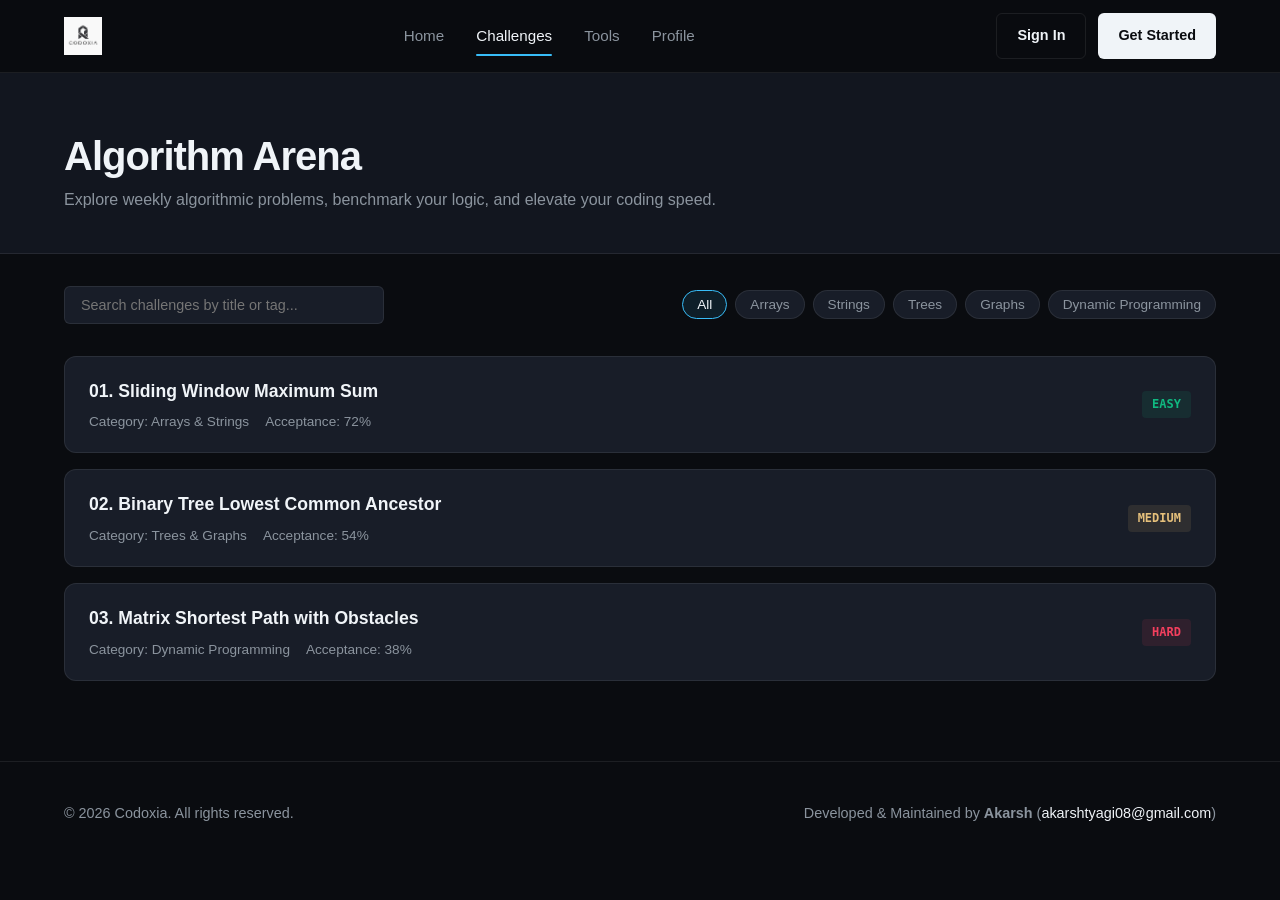
<file: pages/challenges/index.html>
<!DOCTYPE html>
<html lang="en">
<head>
  <meta charset="UTF-8">
  <meta name="viewport" content="width=device-width, initial-scale=1.0">
  <title>Engineering Challenges — Codoxia</title>
  <link rel="stylesheet" href="../../css/main.css">
  <link rel="stylesheet" href="../../css/animations.css">
  <style>
    .page-header {
      padding: 60px 0 40px;
      border-bottom: 1px solid var(--border-subtle);
      background: var(--bg-secondary);
    }
    .filter-bar {
      display: flex;
      flex-wrap: wrap;
      gap: 16px;
      margin: 32px 0;
      justify-content: space-between;
      align-items: center;
    }
    .search-box {
      background: var(--bg-card);
      border: 1px solid var(--border-subtle);
      border-radius: var(--radius-sm);
      padding: 10px 16px;
      color: var(--text-main);
      font-size: 0.9rem;
      width: 100%;
      max-width: 320px;
      outline: none;
      transition: border-color var(--transition-fast);
    }
    .search-box:focus {
      border-color: var(--text-accent);
    }
    .filter-tags {
      display: flex;
      gap: 8px;
      flex-wrap: wrap;
    }
    .tag-btn {
      background: var(--bg-card);
      border: 1px solid var(--border-subtle);
      color: var(--text-muted);
      padding: 6px 14px;
      border-radius: 50px;
      font-size: 0.85rem;
      cursor: pointer;
      transition: all var(--transition-fast);
    }
    .tag-btn:hover, .tag-btn.active {
      color: var(--text-main);
      border-color: var(--text-accent);
      background: rgba(56, 189, 248, 0.1);
    }
    .challenge-list {
      display: flex;
      flex-direction: column;
      gap: 16px;
      margin-bottom: 80px;
    }
    .challenge-row {
      display: flex;
      align-items: center;
      justify-content: space-between;
      background: var(--bg-card);
      border: 1px solid var(--border-subtle);
      border-radius: var(--radius-md);
      padding: 20px 24px;
      text-decoration: none;
      color: var(--text-main);
    }
    .challenge-info h4 {
      font-size: 1.1rem;
      margin-bottom: 6px;
    }
    .challenge-meta {
      display: flex;
      gap: 16px;
      font-size: 0.85rem;
      color: var(--text-muted);
    }
    .badge-diff {
      font-family: var(--font-mono);
      font-size: 0.75rem;
      padding: 4px 10px;
      border-radius: 4px;
      font-weight: 600;
    }
    .diff-easy { color: var(--accent-emerald); background: rgba(16, 185, 129, 0.1); }
    .diff-medium { color: var(--accent-gold); background: rgba(229, 192, 123, 0.1); }
    .diff-hard { color: var(--accent-rose); background: rgba(244, 63, 94, 0.1); }
  </style>
</head>
<body>

  <!-- Navigation Bar -->
  <header class="site-header">
    <div class="container header-container">
      <a href="../../index.html" class="brand-logo">
        <img src="../../assets/images/logo.png" alt="Codoxia Logo" class="logo-img">
      </a>
      <nav class="nav-links">
        <a href="../../index.html" class="nav-link">Home</a>
        <a href="index.html" class="nav-link active">Challenges</a>
        <a href="../tools/index.html" class="nav-link">Tools</a>
        <a href="../profile/index.html" class="nav-link">Profile</a>
      </nav>
      <div class="auth-buttons">
        <a href="../auth/login.html" class="btn btn-secondary btn-interactive">Sign In</a>
        <a href="../auth/signup.html" class="btn btn-primary btn-interactive">Get Started</a>
      </div>
    </div>
  </header>

  <!-- Page Header -->
  <div class="page-header">
    <div class="container">
      <h1 class="hero-title" style="font-size: 2.5rem; text-align: left; margin-bottom: 8px;">Algorithm Arena</h1>
      <p style="color: var(--text-muted);">Explore weekly algorithmic problems, benchmark your logic, and elevate your coding speed.</p>
    </div>
  </div>

  <!-- Content & Filters -->
  <main class="container">
    <div class="filter-bar">
      <input type="text" class="search-box" placeholder="Search challenges by title or tag...">
      <div class="filter-tags">
        <button class="tag-btn active">All</button>
        <button class="tag-btn">Arrays</button>
        <button class="tag-btn">Strings</button>
        <button class="tag-btn">Trees</button>
        <button class="tag-btn">Graphs</button>
        <button class="tag-btn">Dynamic Programming</button>
      </div>
    </div>

    <div class="challenge-list">
      <!-- Challenge 1 -->
      <a href="problem.html?id=1" class="challenge-row hover-lift">
        <div class="challenge-info">
          <h4>01. Sliding Window Maximum Sum</h4>
          <div class="challenge-meta">
            <span>Category: Arrays & Strings</span>
            <span>Acceptance: 72%</span>
          </div>
        </div>
        <span class="badge-diff diff-easy">EASY</span>
      </a>

      <!-- Challenge 2 -->
      <a href="problem.html?id=2" class="challenge-row hover-lift">
        <div class="challenge-info">
          <h4>02. Binary Tree Lowest Common Ancestor</h4>
          <div class="challenge-meta">
            <span>Category: Trees & Graphs</span>
            <span>Acceptance: 54%</span>
          </div>
        </div>
        <span class="badge-diff diff-medium">MEDIUM</span>
      </a>

      <!-- Challenge 3 -->
      <a href="problem.html?id=3" class="challenge-row hover-lift">
        <div class="challenge-info">
          <h4>03. Matrix Shortest Path with Obstacles</h4>
          <div class="challenge-meta">
            <span>Category: Dynamic Programming</span>
            <span>Acceptance: 38%</span>
          </div>
        </div>
        <span class="badge-diff diff-hard">HARD</span>
      </a>
    </div>
  </main>

  <!-- Footer -->
  <footer class="site-footer">
    <div class="container footer-container">
      <p>© 2026 Codoxia. All rights reserved.</p>
      <p class="footer-credit">Developed & Maintained by <strong>Akarsh</strong> (<a href="mailto:akarshtyagi08@gmail.com">akarshtyagi08@gmail.com</a>)</p>
    </div>
  </footer>

  <script src="../../js/animations.js"></script>
  <script src="../../js/app.js"></script>
</body>
</html>
</file>
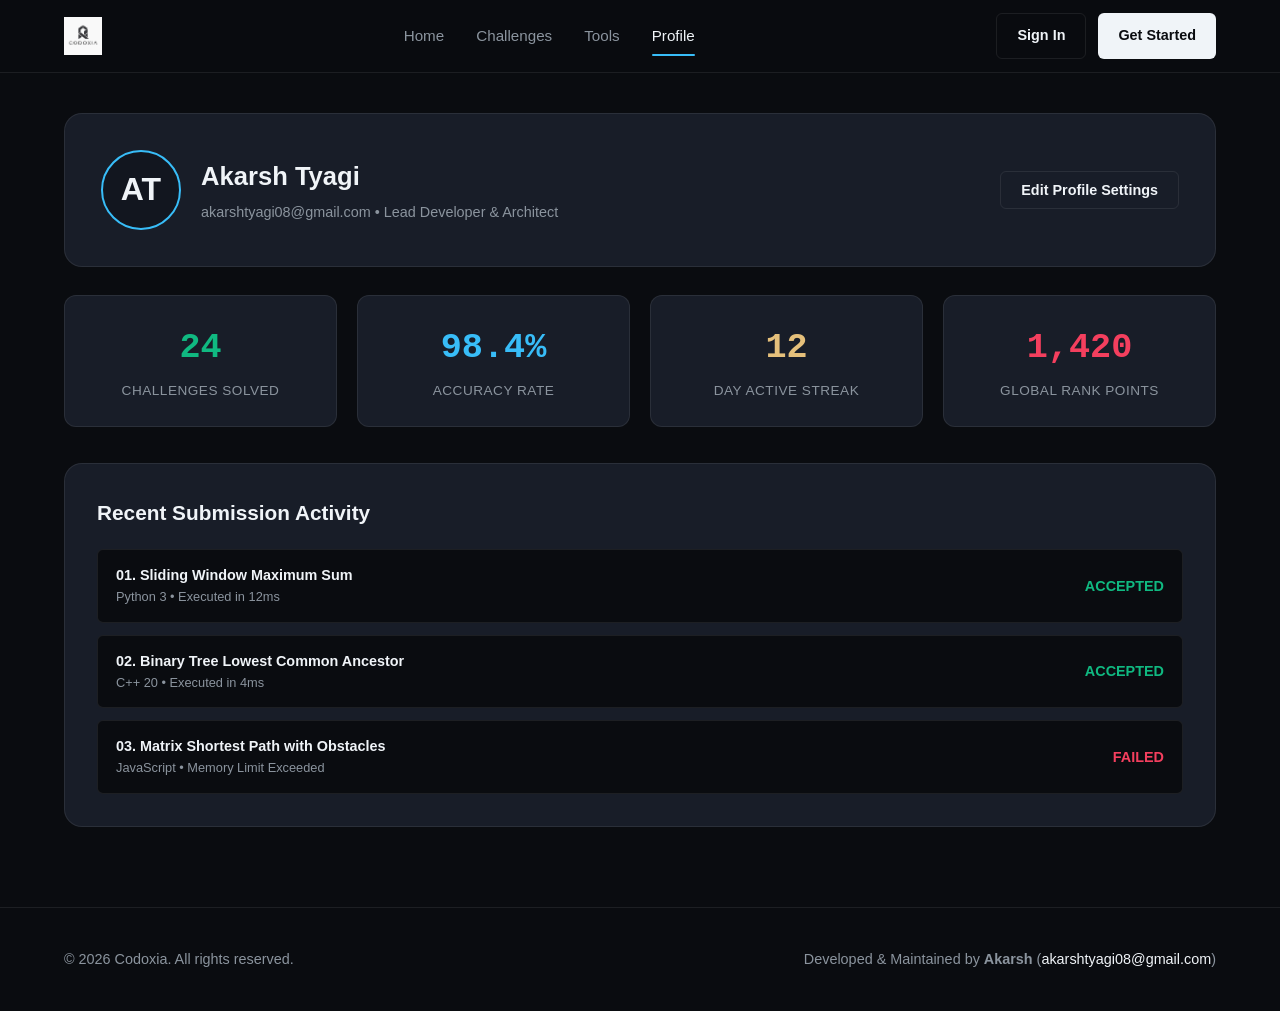
<file: pages/profile/index.html>
<!DOCTYPE html>
<html lang="en">
<head>
  <meta charset="UTF-8">
  <meta name="viewport" content="width=device-width, initial-scale=1.0">
  <title>Developer Profile — Codoxia</title>
  <link rel="stylesheet" href="../../css/main.css">
  <link rel="stylesheet" href="../../css/animations.css">
  <style>
    .profile-header-card {
      background: var(--bg-card);
      border: 1px solid var(--border-subtle);
      border-radius: var(--radius-lg);
      padding: 36px;
      margin: 40px 0 28px;
      display: flex;
      justify-content: space-between;
      align-items: center;
      flex-wrap: wrap;
      gap: 24px;
    }
    .profile-info {
      display: flex;
      align-items: center;
      gap: 20px;
    }
    .avatar-box {
      width: 80px;
      height: 80px;
      border-radius: 50%;
      background: var(--bg-secondary);
      border: 2px solid var(--text-accent);
      display: flex;
      align-items: center;
      justify-content: center;
      font-size: 2rem;
      font-weight: 700;
      color: var(--text-main);
    }
    .profile-details h2 {
      font-size: 1.6rem;
      margin-bottom: 4px;
    }
    .profile-details p {
      color: var(--text-muted);
      font-size: 0.9rem;
    }
    .stats-grid {
      display: grid;
      grid-template-columns: repeat(auto-fit, minmax(220px, 1fr));
      gap: 20px;
      margin-bottom: 36px;
    }
    .stat-card {
      background: var(--bg-card);
      border: 1px solid var(--border-subtle);
      border-radius: var(--radius-md);
      padding: 24px;
      text-align: center;
    }
    .stat-value {
      font-size: 2.2rem;
      font-weight: 800;
      font-family: var(--font-mono);
      margin-bottom: 4px;
    }
    .stat-label {
      color: var(--text-muted);
      font-size: 0.85rem;
      text-transform: uppercase;
      letter-spacing: 0.5px;
    }
    .activity-section {
      background: var(--bg-card);
      border: 1px solid var(--border-subtle);
      border-radius: var(--radius-lg);
      padding: 32px;
      margin-bottom: 80px;
    }
    .history-list {
      display: flex;
      flex-direction: column;
      gap: 12px;
      margin-top: 20px;
    }
    .history-item {
      display: flex;
      justify-content: space-between;
      align-items: center;
      padding: 14px 18px;
      background: var(--bg-primary);
      border: 1px solid var(--border-subtle);
      border-radius: var(--radius-sm);
      font-size: 0.9rem;
    }
  </style>
</head>
<body>

  <!-- Navigation Bar -->
  <header class="site-header">
    <div class="container header-container">
      <a href="../../index.html" class="brand-logo">
        <img src="../../assets/images/logo.png" alt="Codoxia Logo" class="logo-img">
      </a>
      <nav class="nav-links">
        <a href="../../index.html" class="nav-link">Home</a>
        <a href="../challenges/index.html" class="nav-link">Challenges</a>
        <a href="../tools/index.html" class="nav-link">Tools</a>
        <a href="index.html" class="nav-link active">Profile</a>
      </nav>
      <div class="auth-buttons">
        <a href="../auth/login.html" class="btn btn-secondary btn-interactive">Sign In</a>
        <a href="../auth/signup.html" class="btn btn-primary btn-interactive">Get Started</a>
      </div>
    </div>
  </header>

  <!-- Main Profile View -->
  <main class="container">
    <div class="profile-header-card hover-lift animate-fade-in">
      <div class="profile-info">
        <div class="avatar-box">AT</div>
        <div class="profile-details">
          <h2>Akarsh Tyagi</h2>
          <p>akarshtyagi08@gmail.com • Lead Developer & Architect</p>
        </div>
      </div>
      <button class="btn btn-secondary btn-interactive">Edit Profile Settings</button>
    </div>

    <!-- Quick Stats -->
    <div class="stats-grid">
      <div class="stat-card hover-lift">
        <div class="stat-value" style="color: var(--accent-emerald);">24</div>
        <div class="stat-label">Challenges Solved</div>
      </div>
      <div class="stat-card hover-lift">
        <div class="stat-value" style="color: var(--text-accent);">98.4%</div>
        <div class="stat-label">Accuracy Rate</div>
      </div>
      <div class="stat-card hover-lift">
        <div class="stat-value" style="color: var(--accent-gold);">12</div>
        <div class="stat-label">Day Active Streak</div>
      </div>
      <div class="stat-card hover-lift">
        <div class="stat-value" style="color: var(--accent-rose);">1,420</div>
        <div class="stat-label">Global Rank Points</div>
      </div>
    </div>

    <!-- Recent Submissions History -->
    <section class="activity-section">
      <h3 style="font-size: 1.3rem;">Recent Submission Activity</h3>
      <div class="history-list">
        <div class="history-item">
          <div>
            <strong>01. Sliding Window Maximum Sum</strong>
            <span style="color: var(--text-muted); font-size: 0.8rem; display: block;">Python 3 • Executed in 12ms</span>
          </div>
          <span style="color: var(--accent-emerald); font-weight: 600;">ACCEPTED</span>
        </div>
        <div class="history-item">
          <div>
            <strong>02. Binary Tree Lowest Common Ancestor</strong>
            <span style="color: var(--text-muted); font-size: 0.8rem; display: block;">C++ 20 • Executed in 4ms</span>
          </div>
          <span style="color: var(--accent-emerald); font-weight: 600;">ACCEPTED</span>
        </div>
        <div class="history-item">
          <div>
            <strong>03. Matrix Shortest Path with Obstacles</strong>
            <span style="color: var(--text-muted); font-size: 0.8rem; display: block;">JavaScript • Memory Limit Exceeded</span>
          </div>
          <span style="color: var(--accent-rose); font-weight: 600;">FAILED</span>
        </div>
      </div>
    </section>
  </main>

  <!-- Footer -->
  <footer class="site-footer">
    <div class="container footer-container">
      <p>© 2026 Codoxia. All rights reserved.</p>
      <p class="footer-credit">Developed & Maintained by <strong>Akarsh</strong> (<a href="mailto:akarshtyagi08@gmail.com">akarshtyagi08@gmail.com</a>)</p>
    </div>
  </footer>

  <script src="../../js/animations.js"></script>
  <script src="../../js/app.js"></script>
</body>
</html>
</file>
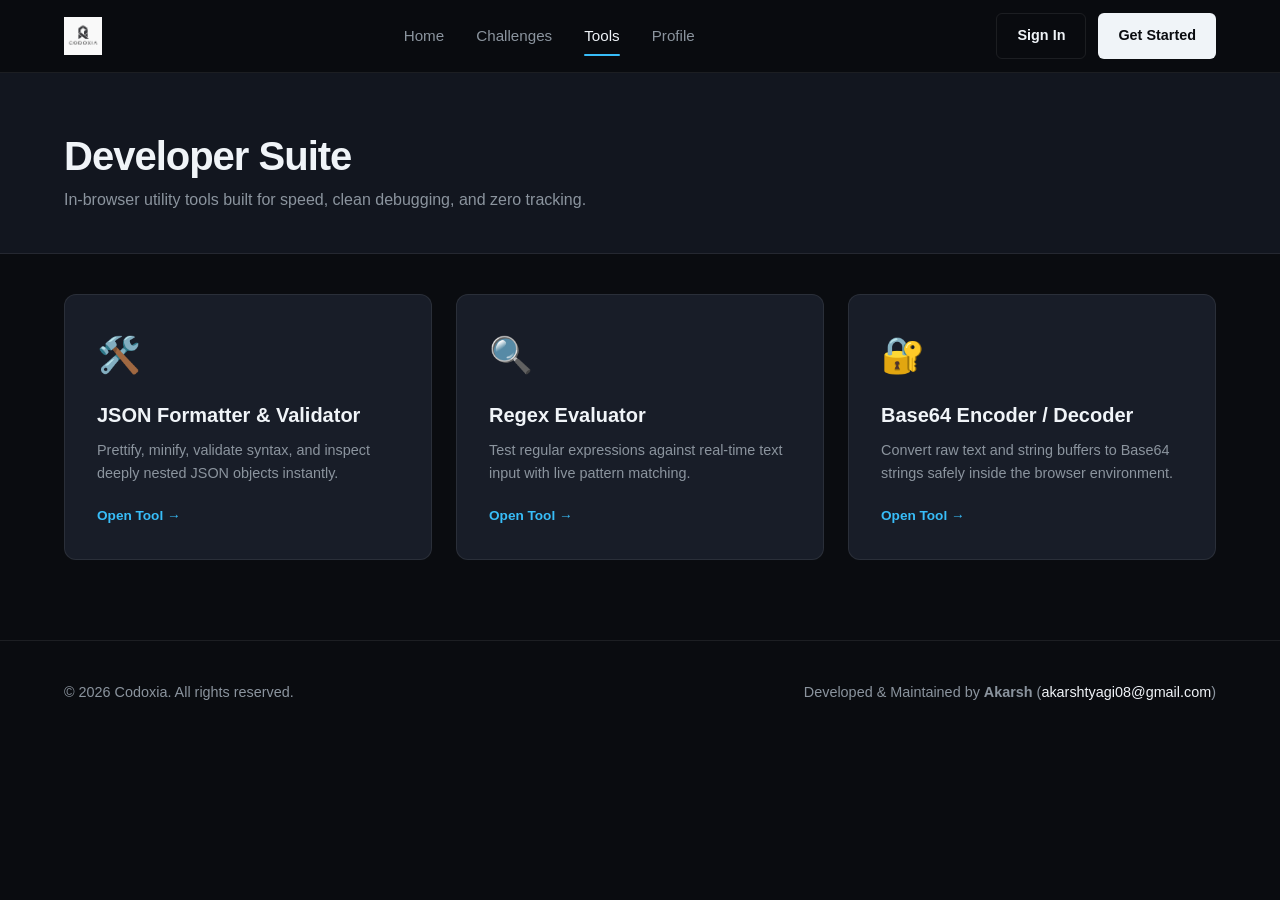
<file: pages/tools/index.html>
<!DOCTYPE html>
<html lang="en">
<head>
  <meta charset="UTF-8">
  <meta name="viewport" content="width=device-width, initial-scale=1.0">
  <title>Developer Tools — Codoxia</title>
  <link rel="stylesheet" href="../../css/main.css">
  <link rel="stylesheet" href="../../css/animations.css">
  <style>
    .page-header {
      padding: 60px 0 40px;
      border-bottom: 1px solid var(--border-subtle);
      background: var(--bg-secondary);
    }
    .tools-grid {
      display: grid;
      grid-template-columns: repeat(auto-fit, minmax(300px, 1fr));
      gap: 24px;
      padding: 40px 0 80px;
    }
    .tool-card {
      background: var(--bg-card);
      border: 1px solid var(--border-subtle);
      border-radius: var(--radius-md);
      padding: 32px;
      display: flex;
      flex-direction: column;
      justify-content: space-between;
      text-decoration: none;
      color: var(--text-main);
      transition: transform var(--transition-smooth), border-color var(--transition-smooth);
    }
    .tool-card:hover {
      border-color: var(--text-accent);
      transform: translateY(-4px);
    }
    .tool-icon {
      font-size: 2.2rem;
      margin-bottom: 16px;
    }
    .tool-card h3 {
      font-size: 1.25rem;
      margin-bottom: 8px;
    }
    .tool-card p {
      color: var(--text-muted);
      font-size: 0.9rem;
      line-height: 1.6;
      margin-bottom: 20px;
    }
    .action-link {
      font-size: 0.85rem;
      font-weight: 600;
      color: var(--text-accent);
      display: inline-flex;
      align-items: center;
      gap: 6px;
    }
  </style>
</head>
<body>

  <!-- Navigation Bar -->
  <header class="site-header">
    <div class="container header-container">
      <a href="../../index.html" class="brand-logo">
        <img src="../../assets/images/logo.png" alt="Codoxia Logo" class="logo-img">
      </a>
      <nav class="nav-links">
        <a href="../../index.html" class="nav-link">Home</a>
        <a href="../challenges/index.html" class="nav-link">Challenges</a>
        <a href="index.html" class="nav-link active">Tools</a>
        <a href="../profile/index.html" class="nav-link">Profile</a>
      </nav>
      <div class="auth-buttons">
        <a href="../auth/login.html" class="btn btn-secondary btn-interactive">Sign In</a>
        <a href="../auth/signup.html" class="btn btn-primary btn-interactive">Get Started</a>
      </div>
    </div>
  </header>

  <!-- Page Header -->
  <div class="page-header">
    <div class="container">
      <h1 class="hero-title" style="font-size: 2.5rem; text-align: left; margin-bottom: 8px;">Developer Suite</h1>
      <p style="color: var(--text-muted);">In-browser utility tools built for speed, clean debugging, and zero tracking.</p>
    </div>
  </div>

  <!-- Tools Grid -->
  <main class="container">
    <div class="tools-grid">
      
      <!-- Tool 1 -->
      <a href="json-formatter.html" class="tool-card hover-lift">
        <div>
          <div class="tool-icon">🛠️</div>
          <h3>JSON Formatter & Validator</h3>
          <p>Prettify, minify, validate syntax, and inspect deeply nested JSON objects instantly.</p>
        </div>
        <span class="action-link">Open Tool →</span>
      </a>

      <!-- Tool 2 -->
      <a href="regex-tester.html" class="tool-card hover-lift">
        <div>
          <div class="tool-icon">🔍</div>
          <h3>Regex Evaluator</h3>
          <p>Test regular expressions against real-time text input with live pattern matching.</p>
        </div>
        <span class="action-link">Open Tool →</span>
      </a>

      <!-- Tool 3 -->
      <a href="base64.html" class="tool-card hover-lift">
        <div>
          <div class="tool-icon">🔐</div>
          <h3>Base64 Encoder / Decoder</h3>
          <p>Convert raw text and string buffers to Base64 strings safely inside the browser environment.</p>
        </div>
        <span class="action-link">Open Tool →</span>
      </a>

    </div>
  </main>

  <!-- Footer -->
  <footer class="site-footer">
    <div class="container footer-container">
      <p>© 2026 Codoxia. All rights reserved.</p>
      <p class="footer-credit">Developed & Maintained by <strong>Akarsh</strong> (<a href="mailto:akarshtyagi08@gmail.com">akarshtyagi08@gmail.com</a>)</p>
    </div>
  </footer>

  <script src="../../js/animations.js"></script>
  <script src="../../js/app.js"></script>
</body>
</html>
</file>
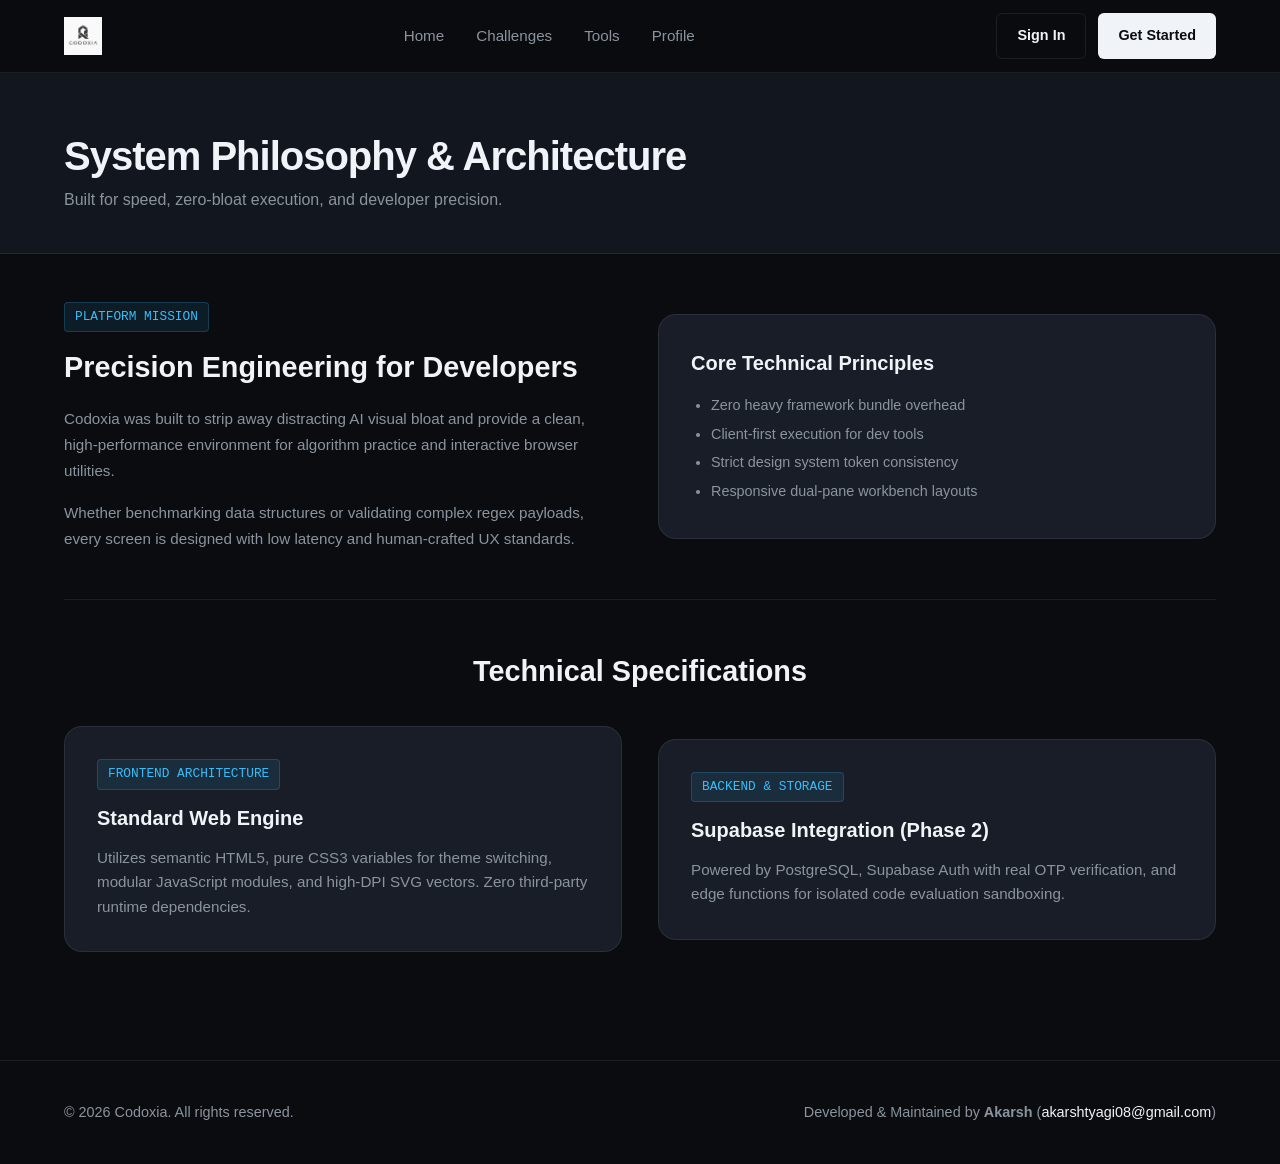
<file: pages/about.html>
<!DOCTYPE html>
<html lang="en">
<head>
  <meta charset="UTF-8">
  <meta name="viewport" content="width=device-width, initial-scale=1.0">
  <title>About & Architecture — Codoxia</title>
  <link rel="stylesheet" href="../css/main.css">
  <link rel="stylesheet" href="../css/animations.css">
  <style>
    .about-hero {
      padding: 60px 0 40px;
      border-bottom: 1px solid var(--border-subtle);
      background: var(--bg-secondary);
    }
    .about-section {
      padding: 48px 0;
      border-bottom: 1px solid var(--border-subtle);
    }
    .about-section:last-of-type {
      border-bottom: none;
    }
    .grid-2col {
      display: grid;
      grid-template-columns: 1fr 1fr;
      gap: 36px;
      align-items: center;
    }
    @media (max-width: 800px) {
      .grid-2col { grid-template-columns: 1fr; }
    }
    .arch-card {
      background: var(--bg-card);
      border: 1px solid var(--border-subtle);
      border-radius: var(--radius-lg);
      padding: 32px;
    }
    .arch-card h3 {
      font-size: 1.25rem;
      margin-bottom: 12px;
    }
    .arch-card p {
      color: var(--text-muted);
      font-size: 0.95rem;
      line-height: 1.6;
    }
    .feature-tag {
      font-family: var(--font-mono);
      font-size: 0.8rem;
      color: var(--text-accent);
      background: rgba(56, 189, 248, 0.1);
      border: 1px solid rgba(56, 189, 248, 0.2);
      padding: 4px 10px;
      border-radius: 4px;
      display: inline-block;
      margin-bottom: 12px;
    }
  </style>
</head>
<body>

  <!-- Navigation Bar -->
  <header class="site-header">
    <div class="container header-container">
      <a href="../index.html" class="brand-logo">
        <img src="../assets/images/logo.png" alt="Codoxia Logo" class="logo-img">
      </a>
      <nav class="nav-links">
        <a href="../index.html" class="nav-link">Home</a>
        <a href="challenges/index.html" class="nav-link">Challenges</a>
        <a href="tools/index.html" class="nav-link">Tools</a>
        <a href="profile/index.html" class="nav-link">Profile</a>
      </nav>
      <div class="auth-buttons">
        <a href="auth/login.html" class="btn btn-secondary btn-interactive">Sign In</a>
        <a href="auth/signup.html" class="btn btn-primary btn-interactive">Get Started</a>
      </div>
    </div>
  </header>

  <!-- Hero Header -->
  <div class="about-hero">
    <div class="container">
      <h1 class="hero-title" style="font-size: 2.5rem; text-align: left; margin-bottom: 8px;">System Philosophy & Architecture</h1>
      <p style="color: var(--text-muted);">Built for speed, zero-bloat execution, and developer precision.</p>
    </div>
  </div>

  <main class="container">
    <!-- Section 1: Our Mission -->
    <section class="about-section">
      <div class="grid-2col">
        <div>
          <span class="feature-tag">PLATFORM MISSION</span>
          <h2 style="font-size: 1.8rem; margin-bottom: 16px;">Precision Engineering for Developers</h2>
          <p style="color: var(--text-muted); font-size: 0.95rem; line-height: 1.7; margin-bottom: 16px;">
            Codoxia was built to strip away distracting AI visual bloat and provide a clean, high-performance environment for algorithm practice and interactive browser utilities.
          </p>
          <p style="color: var(--text-muted); font-size: 0.95rem; line-height: 1.7;">
            Whether benchmarking data structures or validating complex regex payloads, every screen is designed with low latency and human-crafted UX standards.
          </p>
        </div>
        <div class="arch-card hover-lift">
          <h3>Core Technical Principles</h3>
          <ul style="color: var(--text-muted); font-size: 0.9rem; line-height: 2; padding-left: 20px;">
            <li>Zero heavy framework bundle overhead</li>
            <li>Client-first execution for dev tools</li>
            <li>Strict design system token consistency</li>
            <li>Responsive dual-pane workbench layouts</li>
          </ul>
        </div>
      </div>
    </section>

    <!-- Section 2: Tech Stack Breakdown -->
    <section class="about-section" style="margin-bottom: 60px;">
      <h2 style="font-size: 1.8rem; margin-bottom: 32px; text-align: center;">Technical Specifications</h2>
      <div class="grid-2col">
        <div class="arch-card hover-lift">
          <span class="feature-tag">FRONTEND ARCHITECTURE</span>
          <h3>Standard Web Engine</h3>
          <p>
            Utilizes semantic HTML5, pure CSS3 variables for theme switching, modular JavaScript modules, and high-DPI SVG vectors. Zero third-party runtime dependencies.
          </p>
        </div>
        <div class="arch-card hover-lift">
          <span class="feature-tag">BACKEND & STORAGE</span>
          <h3>Supabase Integration (Phase 2)</h3>
          <p>
            Powered by PostgreSQL, Supabase Auth with real OTP verification, and edge functions for isolated code evaluation sandboxing.
          </p>
        </div>
      </div>
    </section>
  </main>

  <!-- Footer -->
  <footer class="site-footer">
    <div class="container footer-container">
      <p>© 2026 Codoxia. All rights reserved.</p>
      <p class="footer-credit">Developed & Maintained by <strong>Akarsh</strong> (<a href="mailto:akarshtyagi08@gmail.com">akarshtyagi08@gmail.com</a>)</p>
    </div>
  </footer>

  <script src="../js/animations.js"></script>
  <script src="../js/app.js"></script>
</body>
</html>
</file>
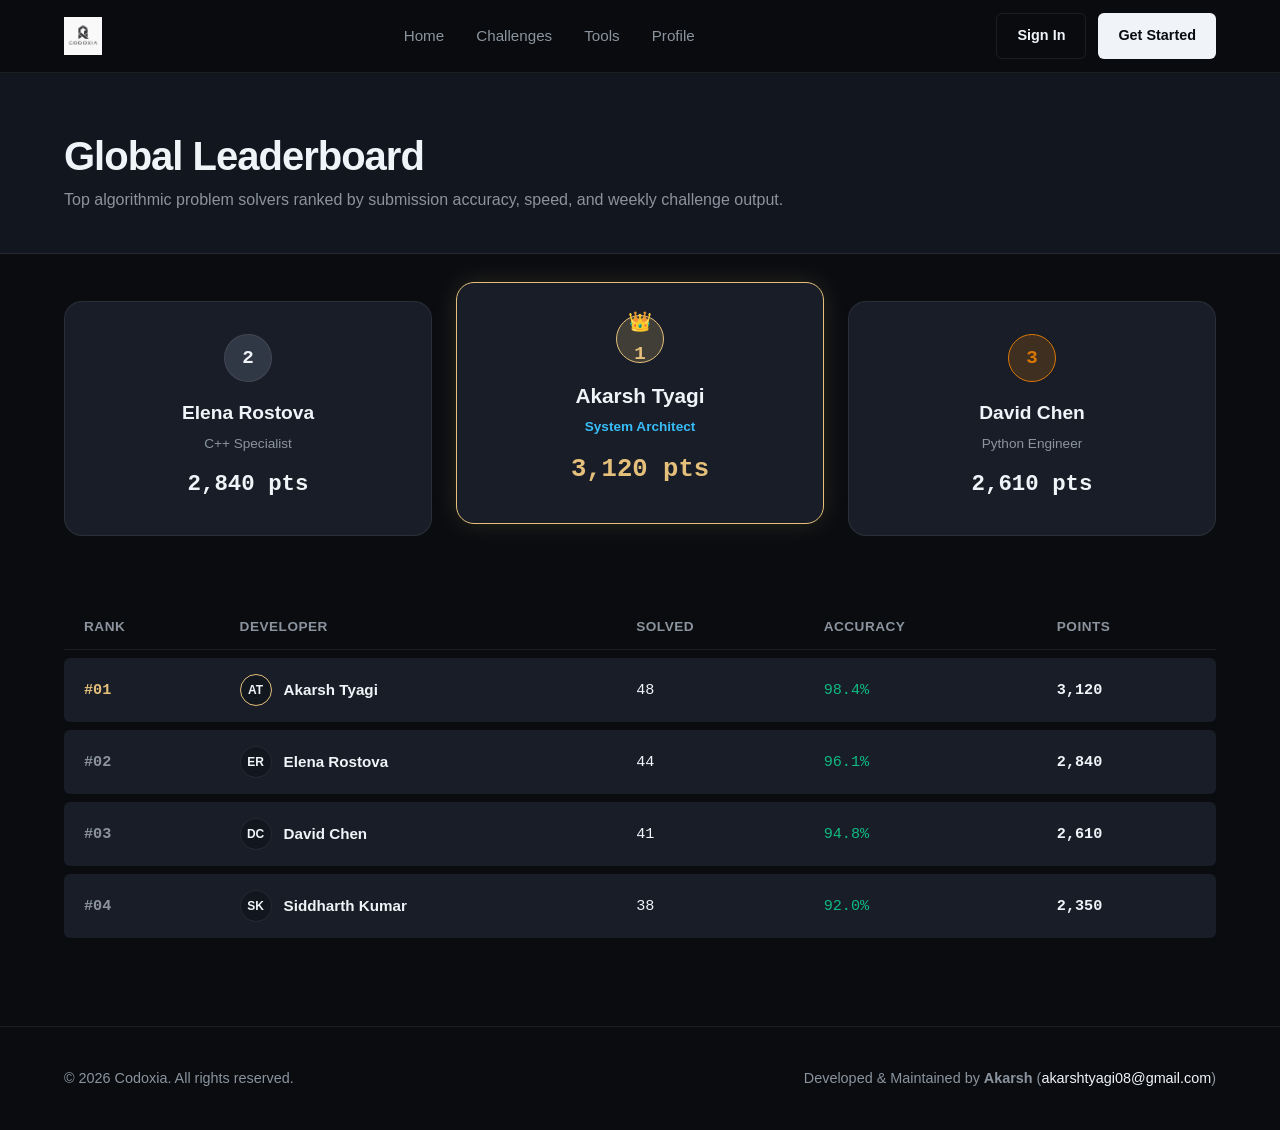
<file: pages/leaderboard.html>
<!DOCTYPE html>
<html lang="en">
<head>
  <meta charset="UTF-8">
  <meta name="viewport" content="width=device-width, initial-scale=1.0">
  <title>Global Leaderboard — Codoxia</title>
  <link rel="stylesheet" href="../css/main.css">
  <link rel="stylesheet" href="../css/animations.css">
  <style>
    .leaderboard-hero {
      padding: 60px 0 40px;
      border-bottom: 1px solid var(--border-subtle);
      background: var(--bg-secondary);
    }
    .podium-grid {
      display: grid;
      grid-template-columns: repeat(3, 1fr);
      gap: 24px;
      margin: 40px 0 60px;
      align-items: flex-end;
    }
    @media (max-width: 800px) {
      .podium-grid { grid-template-columns: 1fr; }
    }
    .podium-card {
      background: var(--bg-card);
      border: 1px solid var(--border-subtle);
      border-radius: var(--radius-lg);
      padding: 32px 24px;
      text-align: center;
      position: relative;
    }
    .podium-rank-1 {
      border-color: var(--accent-gold);
      box-shadow: 0 0 24px rgba(229, 192, 123, 0.15);
      transform: translateY(-12px);
    }
    .podium-badge {
      width: 48px;
      height: 48px;
      border-radius: 50%;
      display: flex;
      align-items: center;
      justify-content: center;
      font-weight: 800;
      font-size: 1.2rem;
      margin: 0 auto 16px;
      font-family: var(--font-mono);
    }
    .rank-1-badge { background: rgba(229, 192, 123, 0.2); color: var(--accent-gold); border: 1px solid var(--accent-gold); }
    .rank-2-badge { background: rgba(148, 163, 184, 0.2); color: var(--text-main); border: 1px solid var(--border-subtle); }
    .rank-3-badge { background: rgba(217, 119, 6, 0.2); color: #d97706; border: 1px solid #d97706; }

    .leaderboard-table {
      width: 100%;
      border-collapse: separate;
      border-spacing: 0 8px;
      margin-bottom: 80px;
    }
    .leaderboard-table th {
      text-align: left;
      padding: 12px 20px;
      color: var(--text-muted);
      font-size: 0.85rem;
      text-transform: uppercase;
      letter-spacing: 0.5px;
      border-bottom: 1px solid var(--border-subtle);
    }
    .leaderboard-row {
      background: var(--bg-card);
      border: 1px solid var(--border-subtle);
      transition: transform var(--transition-fast), border-color var(--transition-fast);
    }
    .leaderboard-row:hover {
      border-color: var(--text-accent);
      transform: translateY(-2px);
    }
    .leaderboard-row td {
      padding: 16px 20px;
      font-size: 0.95rem;
    }
    .leaderboard-row td:first-child {
      border-top-left-radius: var(--radius-sm);
      border-bottom-left-radius: var(--radius-sm);
      font-family: var(--font-mono);
      font-weight: 700;
    }
    .leaderboard-row td:last-child {
      border-top-right-radius: var(--radius-sm);
      border-bottom-right-radius: var(--radius-sm);
    }
    .user-cell {
      display: flex;
      align-items: center;
      gap: 12px;
      font-weight: 600;
    }
    .user-avatar-mini {
      width: 32px;
      height: 32px;
      border-radius: 50%;
      background: var(--bg-secondary);
      border: 1px solid var(--border-subtle);
      display: flex;
      align-items: center;
      justify-content: center;
      font-size: 0.75rem;
      font-weight: 700;
    }
  </style>
</head>
<body>

  <!-- Navigation Bar -->
  <header class="site-header">
    <div class="container header-container">
      <a href="../index.html" class="brand-logo">
        <img src="../assets/images/logo.png" alt="Codoxia Logo" class="logo-img">
      </a>
      <nav class="nav-links">
        <a href="../index.html" class="nav-link">Home</a>
        <a href="challenges/index.html" class="nav-link">Challenges</a>
        <a href="tools/index.html" class="nav-link">Tools</a>
        <a href="profile/index.html" class="nav-link">Profile</a>
      </nav>
      <div class="auth-buttons">
        <a href="auth/login.html" class="btn btn-secondary btn-interactive">Sign In</a>
        <a href="auth/signup.html" class="btn btn-primary btn-interactive">Get Started</a>
      </div>
    </div>
  </header>

  <!-- Hero Header -->
  <div class="leaderboard-hero">
    <div class="container">
      <h1 class="hero-title" style="font-size: 2.5rem; text-align: left; margin-bottom: 8px;">Global Leaderboard</h1>
      <p style="color: var(--text-muted);">Top algorithmic problem solvers ranked by submission accuracy, speed, and weekly challenge output.</p>
    </div>
  </div>

  <main class="container">
    <!-- Top 3 Podium Cards -->
    <div class="podium-grid">
      <!-- Rank 2 -->
      <div class="podium-card hover-lift">
        <div class="podium-badge rank-2-badge">2</div>
        <h3 style="font-size: 1.2rem; margin-bottom: 4px;">Elena Rostova</h3>
        <p style="color: var(--text-muted); font-size: 0.85rem; margin-bottom: 12px;">C++ Specialist</p>
        <span style="font-family: var(--font-mono); font-weight: 800; color: var(--text-main); font-size: 1.4rem;">2,840 pts</span>
      </div>

      <!-- Rank 1 -->
      <div class="podium-card podium-rank-1 hover-lift">
        <div class="podium-badge rank-1-badge">👑 1</div>
        <h3 style="font-size: 1.3rem; margin-bottom: 4px;">Akarsh Tyagi</h3>
        <p style="color: var(--text-accent); font-size: 0.85rem; margin-bottom: 12px; font-weight: 600;">System Architect</p>
        <span style="font-family: var(--font-mono); font-weight: 800; color: var(--accent-gold); font-size: 1.6rem;">3,120 pts</span>
      </div>

      <!-- Rank 3 -->
      <div class="podium-card hover-lift">
        <div class="podium-badge rank-3-badge">3</div>
        <h3 style="font-size: 1.2rem; margin-bottom: 4px;">David Chen</h3>
        <p style="color: var(--text-muted); font-size: 0.85rem; margin-bottom: 12px;">Python Engineer</p>
        <span style="font-family: var(--font-mono); font-weight: 800; color: var(--text-main); font-size: 1.4rem;">2,610 pts</span>
      </div>
    </div>

    <!-- Full Leaderboard Table -->
    <table class="leaderboard-table">
      <thead>
        <tr>
          <th>Rank</th>
          <th>Developer</th>
          <th>Solved</th>
          <th>Accuracy</th>
          <th>Points</th>
        </tr>
      </thead>
      <tbody>
        <tr class="leaderboard-row">
          <td style="color: var(--accent-gold);">#01</td>
          <td>
            <div class="user-cell">
              <div class="user-avatar-mini" style="border-color: var(--accent-gold);">AT</div>
              <span>Akarsh Tyagi</span>
            </div>
          </td>
          <td style="font-family: var(--font-mono);">48</td>
          <td style="color: var(--accent-emerald); font-family: var(--font-mono);">98.4%</td>
          <td style="font-family: var(--font-mono); font-weight: 700;">3,120</td>
        </tr>
        <tr class="leaderboard-row">
          <td style="color: var(--text-muted);">#02</td>
          <td>
            <div class="user-cell">
              <div class="user-avatar-mini">ER</div>
              <span>Elena Rostova</span>
            </div>
          </td>
          <td style="font-family: var(--font-mono);">44</td>
          <td style="color: var(--accent-emerald); font-family: var(--font-mono);">96.1%</td>
          <td style="font-family: var(--font-mono); font-weight: 700;">2,840</td>
        </tr>
        <tr class="leaderboard-row">
          <td style="color: var(--text-muted);">#03</td>
          <td>
            <div class="user-cell">
              <div class="user-avatar-mini">DC</div>
              <span>David Chen</span>
            </div>
          </td>
          <td style="font-family: var(--font-mono);">41</td>
          <td style="color: var(--accent-emerald); font-family: var(--font-mono);">94.8%</td>
          <td style="font-family: var(--font-mono); font-weight: 700;">2,610</td>
        </tr>
        <tr class="leaderboard-row">
          <td style="color: var(--text-muted);">#04</td>
          <td>
            <div class="user-cell">
              <div class="user-avatar-mini">SK</div>
              <span>Siddharth Kumar</span>
            </div>
          </td>
          <td style="font-family: var(--font-mono);">38</td>
          <td style="color: var(--accent-emerald); font-family: var(--font-mono);">92.0%</td>
          <td style="font-family: var(--font-mono); font-weight: 700;">2,350</td>
        </tr>
      </tbody>
    </table>
  </main>

  <!-- Footer -->
  <footer class="site-footer">
    <div class="container footer-container">
      <p>© 2026 Codoxia. All rights reserved.</p>
      <p class="footer-credit">Developed & Maintained by <strong>Akarsh</strong> (<a href="mailto:akarshtyagi08@gmail.com">akarshtyagi08@gmail.com</a>)</p>
    </div>
  </footer>

  <script src="../js/animations.js"></script>
  <script src="../js/app.js"></script>
</body>
</html>
</file>
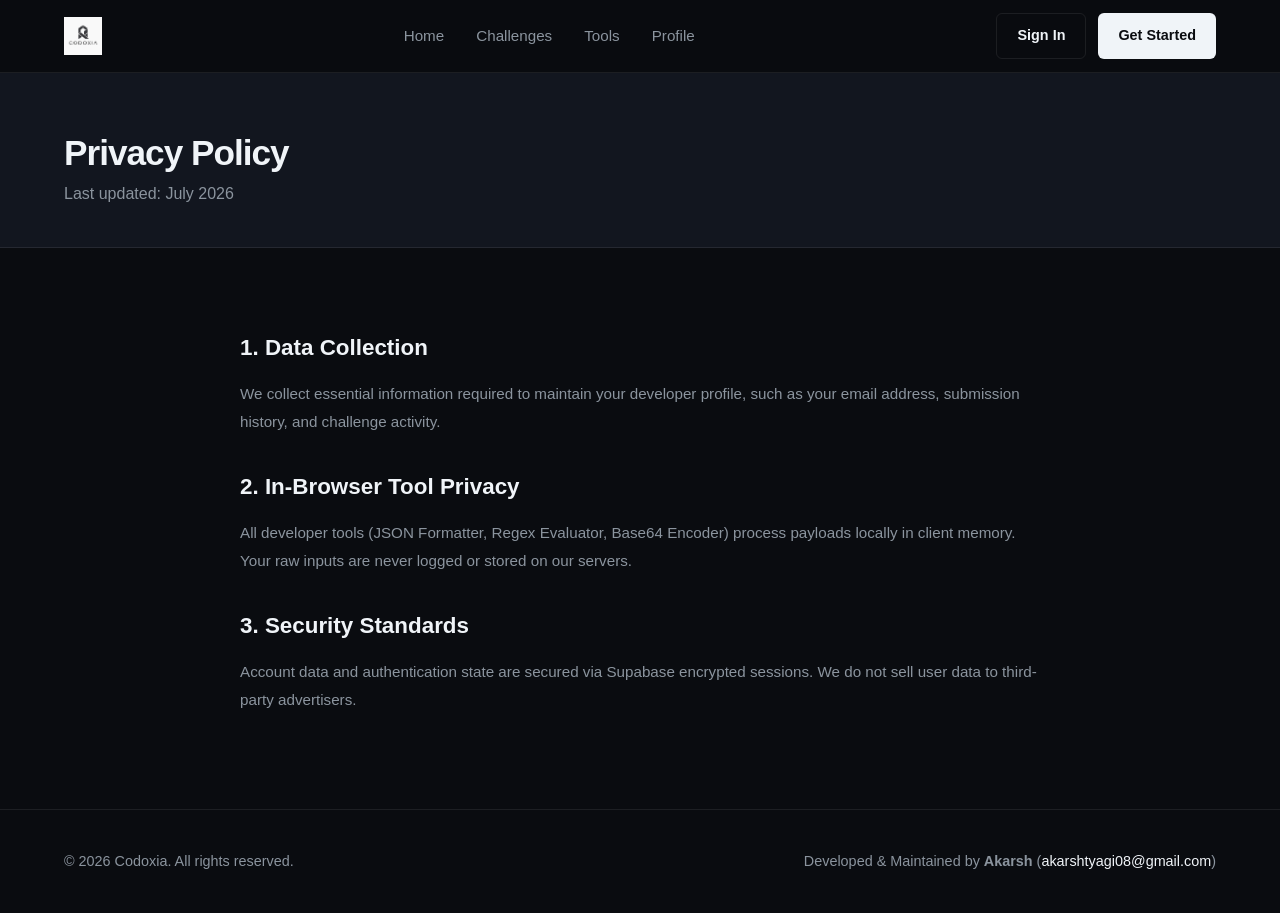
<file: pages/privacy.html>
<!DOCTYPE html>
<html lang="en">
<head>
  <meta charset="UTF-8">
  <meta name="viewport" content="width=device-width, initial-scale=1.0">
  <title>Privacy Policy — Codoxia</title>
  <link rel="stylesheet" href="../css/main.css">
  <link rel="stylesheet" href="../css/animations.css">
  <style>
    .legal-hero {
      padding: 60px 0 40px;
      border-bottom: 1px solid var(--border-subtle);
      background: var(--bg-secondary);
    }
    .legal-content {
      padding: 48px 0 80px;
      max-width: 800px;
      line-height: 1.8;
      color: var(--text-muted);
    }
    .legal-content h2 {
      color: var(--text-main);
      font-size: 1.4rem;
      margin: 32px 0 12px;
    }
    .legal-content p {
      margin-bottom: 16px;
      font-size: 0.95rem;
    }
  </style>
</head>
<body>

  <!-- Navigation Bar -->
  <header class="site-header">
    <div class="container header-container">
      <a href="../index.html" class="brand-logo">
        <img src="../assets/images/logo.png" alt="Codoxia Logo" class="logo-img">
      </a>
      <nav class="nav-links">
        <a href="../index.html" class="nav-link">Home</a>
        <a href="challenges/index.html" class="nav-link">Challenges</a>
        <a href="tools/index.html" class="nav-link">Tools</a>
        <a href="profile/index.html" class="nav-link">Profile</a>
      </nav>
      <div class="auth-buttons">
        <a href="auth/login.html" class="btn btn-secondary btn-interactive">Sign In</a>
        <a href="auth/signup.html" class="btn btn-primary btn-interactive">Get Started</a>
      </div>
    </div>
  </header>

  <!-- Hero Header -->
  <div class="legal-hero">
    <div class="container">
      <h1 class="hero-title" style="font-size: 2.2rem; text-align: left; margin-bottom: 8px;">Privacy Policy</h1>
      <p style="color: var(--text-muted);">Last updated: July 2026</p>
    </div>
  </div>

  <main class="container legal-content">
    <h2>1. Data Collection</h2>
    <p>We collect essential information required to maintain your developer profile, such as your email address, submission history, and challenge activity.</p>

    <h2>2. In-Browser Tool Privacy</h2>
    <p>All developer tools (JSON Formatter, Regex Evaluator, Base64 Encoder) process payloads locally in client memory. Your raw inputs are never logged or stored on our servers.</p>

    <h2>3. Security Standards</h2>
    <p>Account data and authentication state are secured via Supabase encrypted sessions. We do not sell user data to third-party advertisers.</p>
  </main>

  <!-- Footer -->
  <footer class="site-footer">
    <div class="container footer-container">
      <p>© 2026 Codoxia. All rights reserved.</p>
      <p class="footer-credit">Developed & Maintained by <strong>Akarsh</strong> (<a href="mailto:akarshtyagi08@gmail.com">akarshtyagi08@gmail.com</a>)</p>
    </div>
  </footer>

  <script src="../js/animations.js"></script>
  <script src="../js/app.js"></script>
</body>
</html>
</file>
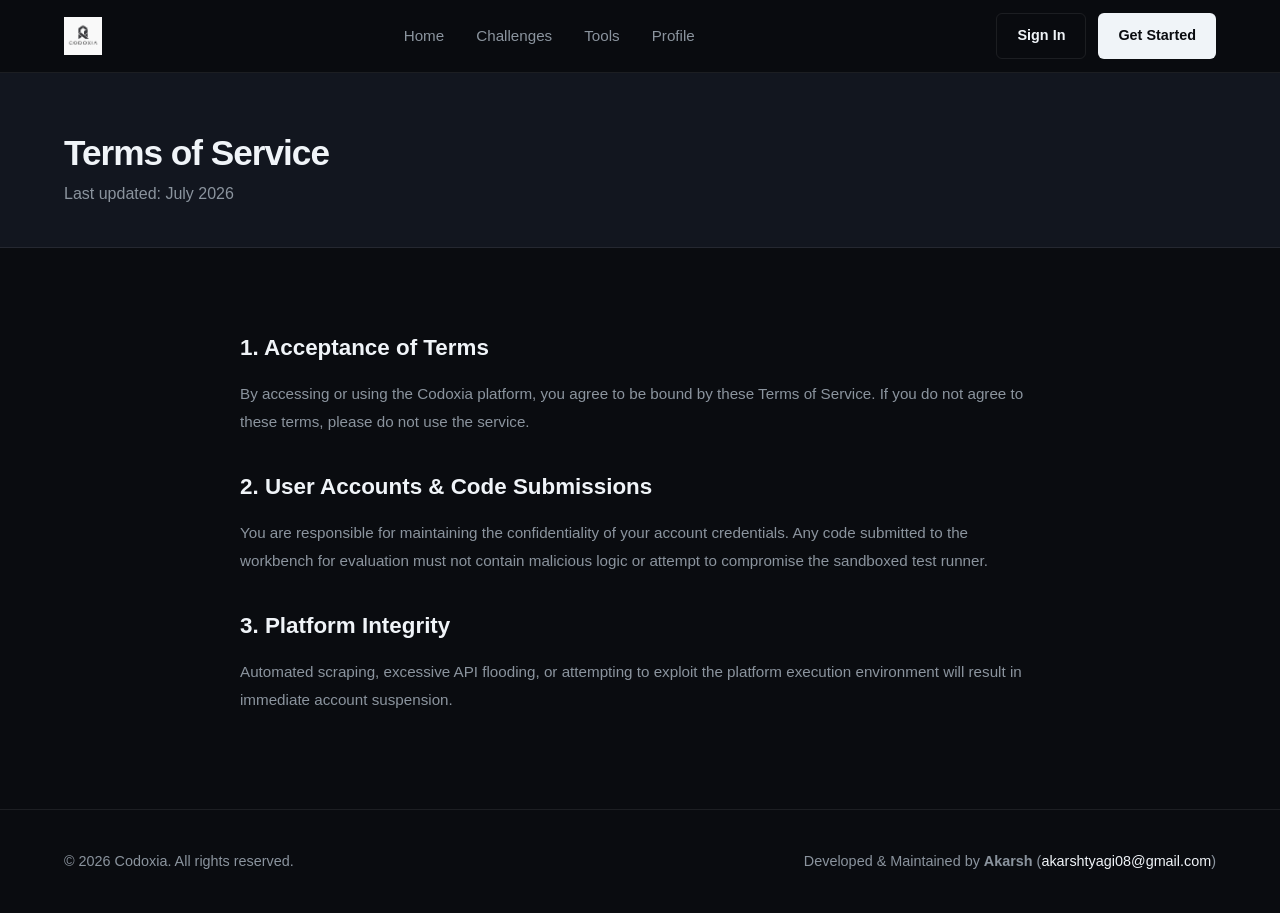
<file: pages/terms.html>
<!DOCTYPE html>
<html lang="en">
<head>
  <meta charset="UTF-8">
  <meta name="viewport" content="width=device-width, initial-scale=1.0">
  <title>Terms of Service — Codoxia</title>
  <link rel="stylesheet" href="../css/main.css">
  <link rel="stylesheet" href="../css/animations.css">
  <style>
    .legal-hero {
      padding: 60px 0 40px;
      border-bottom: 1px solid var(--border-subtle);
      background: var(--bg-secondary);
    }
    .legal-content {
      padding: 48px 0 80px;
      max-width: 800px;
      line-height: 1.8;
      color: var(--text-muted);
    }
    .legal-content h2 {
      color: var(--text-main);
      font-size: 1.4rem;
      margin: 32px 0 12px;
    }
    .legal-content p {
      margin-bottom: 16px;
      font-size: 0.95rem;
    }
  </style>
</head>
<body>

  <!-- Navigation Bar -->
  <header class="site-header">
    <div class="container header-container">
      <a href="../index.html" class="brand-logo">
        <img src="../assets/images/logo.png" alt="Codoxia Logo" class="logo-img">
      </a>
      <nav class="nav-links">
        <a href="../index.html" class="nav-link">Home</a>
        <a href="challenges/index.html" class="nav-link">Challenges</a>
        <a href="tools/index.html" class="nav-link">Tools</a>
        <a href="profile/index.html" class="nav-link">Profile</a>
      </nav>
      <div class="auth-buttons">
        <a href="auth/login.html" class="btn btn-secondary btn-interactive">Sign In</a>
        <a href="auth/signup.html" class="btn btn-primary btn-interactive">Get Started</a>
      </div>
    </div>
  </header>

  <!-- Hero Header -->
  <div class="legal-hero">
    <div class="container">
      <h1 class="hero-title" style="font-size: 2.2rem; text-align: left; margin-bottom: 8px;">Terms of Service</h1>
      <p style="color: var(--text-muted);">Last updated: July 2026</p>
    </div>
  </div>

  <main class="container legal-content">
    <h2>1. Acceptance of Terms</h2>
    <p>By accessing or using the Codoxia platform, you agree to be bound by these Terms of Service. If you do not agree to these terms, please do not use the service.</p>

    <h2>2. User Accounts & Code Submissions</h2>
    <p>You are responsible for maintaining the confidentiality of your account credentials. Any code submitted to the workbench for evaluation must not contain malicious logic or attempt to compromise the sandboxed test runner.</p>

    <h2>3. Platform Integrity</h2>
    <p>Automated scraping, excessive API flooding, or attempting to exploit the platform execution environment will result in immediate account suspension.</p>
  </main>

  <!-- Footer -->
  <footer class="site-footer">
    <div class="container footer-container">
      <p>© 2026 Codoxia. All rights reserved.</p>
      <p class="footer-credit">Developed & Maintained by <strong>Akarsh</strong> (<a href="mailto:akarshtyagi08@gmail.com">akarshtyagi08@gmail.com</a>)</p>
    </div>
  </footer>

  <script src="../js/animations.js"></script>
  <script src="../js/app.js"></script>
</body>
</html>
</file>
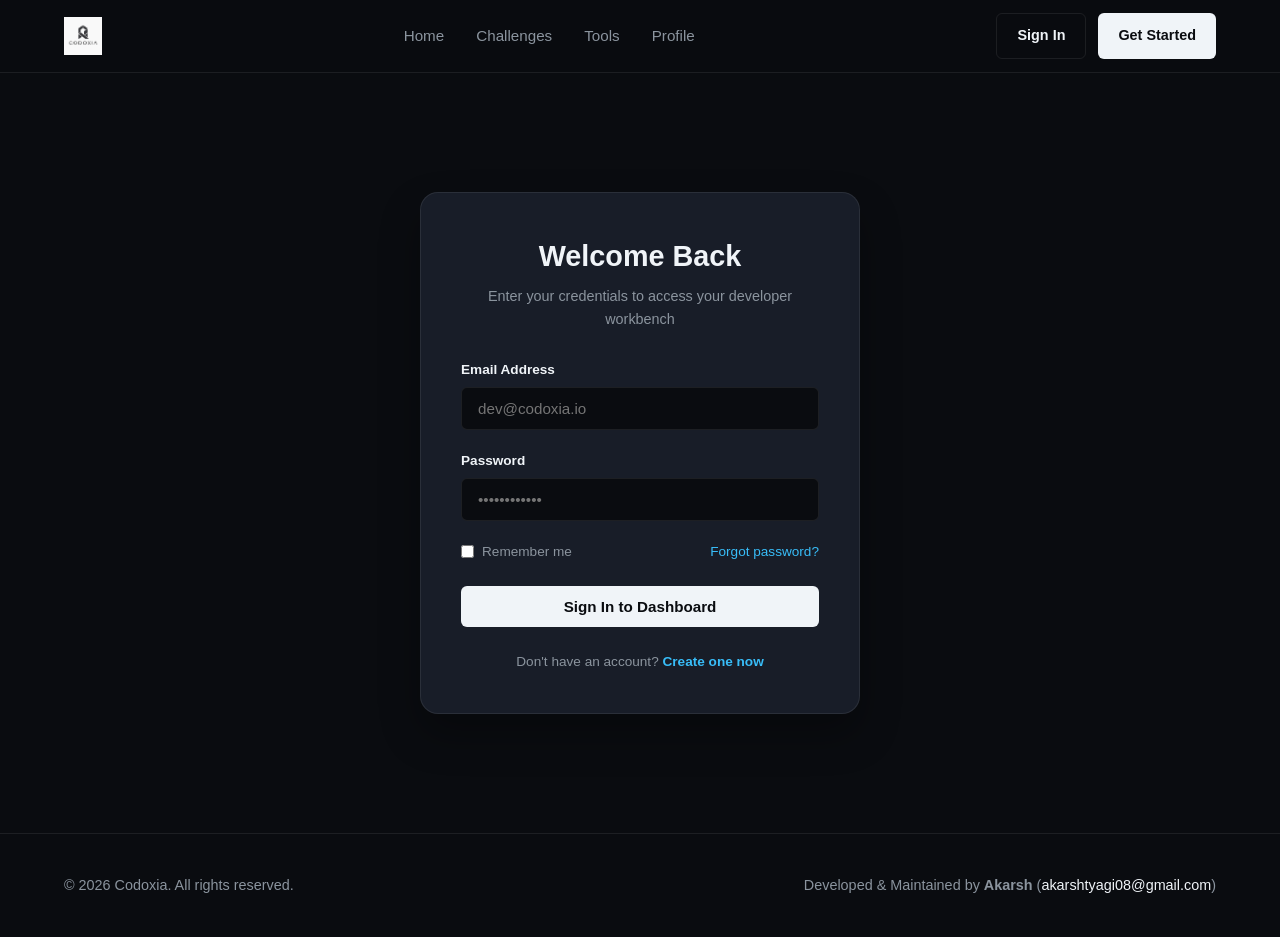
<file: pages/auth/login.html>
<!DOCTYPE html>
<html lang="en">
<head>
  <meta charset="UTF-8">
  <meta name="viewport" content="width=device-width, initial-scale=1.0">
  <title>Sign In — Codoxia</title>
  <link rel="stylesheet" href="../../css/main.css">
  <link rel="stylesheet" href="../../css/animations.css">
  <style>
    .auth-wrapper {
      min-height: calc(100vh - 140px);
      display: flex;
      align-items: center;
      justify-content: center;
      padding: 40px 20px;
    }
    .auth-card {
      background: var(--bg-card);
      border: 1px solid var(--border-subtle);
      border-radius: var(--radius-lg);
      padding: 40px;
      width: 100%;
      max-width: 440px;
      box-shadow: 0 20px 40px rgba(0, 0, 0, 0.3);
    }
    .auth-header {
      margin-bottom: 28px;
      text-align: center;
    }
    .auth-title {
      font-size: 1.8rem;
      font-weight: 700;
      margin-bottom: 6px;
    }
    .auth-subtitle {
      color: var(--text-muted);
      font-size: 0.9rem;
    }
    .form-group {
      margin-bottom: 20px;
      display: flex;
      flex-direction: column;
      gap: 6px;
    }
    .form-label {
      font-size: 0.85rem;
      font-weight: 600;
      color: var(--text-main);
    }
    .form-input {
      background: var(--bg-primary);
      border: 1px solid var(--border-subtle);
      border-radius: var(--radius-sm);
      padding: 12px 16px;
      color: var(--text-main);
      font-size: 0.95rem;
      outline: none;
      width: 100%;
    }
    .form-options {
      display: flex;
      justify-content: space-between;
      align-items: center;
      font-size: 0.85rem;
      margin-bottom: 24px;
    }
    .remember-me {
      display: flex;
      align-items: center;
      gap: 8px;
      color: var(--text-muted);
      cursor: pointer;
    }
    .forgot-link {
      color: var(--text-accent);
      text-decoration: none;
    }
    .forgot-link:hover {
      text-decoration: underline;
    }
    .auth-submit-btn {
      width: 100%;
      padding: 12px;
      font-size: 0.95rem;
    }
    .auth-footer {
      text-align: center;
      margin-top: 24px;
      font-size: 0.85rem;
      color: var(--text-muted);
    }
    .auth-footer a {
      color: var(--text-accent);
      text-decoration: none;
      font-weight: 600;
    }
  </style>
</head>
<body>

  <!-- Navigation Bar -->
  <header class="site-header">
    <div class="container header-container">
      <a href="../../index.html" class="brand-logo">
        <img src="../../assets/images/logo.png" alt="Codoxia Logo" class="logo-img">
      </a>
      <nav class="nav-links">
        <a href="../../index.html" class="nav-link">Home</a>
        <a href="../challenges/index.html" class="nav-link">Challenges</a>
        <a href="../tools/index.html" class="nav-link">Tools</a>
        <a href="../profile/index.html" class="nav-link">Profile</a>
      </nav>
      <div class="auth-buttons">
        <a href="login.html" class="btn btn-secondary btn-interactive active">Sign In</a>
        <a href="signup.html" class="btn btn-primary btn-interactive">Get Started</a>
      </div>
    </div>
  </header>

  <!-- Login Main Content -->
  <main class="auth-wrapper">
    <div class="auth-card hover-lift animate-fade-in">
      <div class="auth-header">
        <h1 class="auth-title">Welcome Back</h1>
        <p class="auth-subtitle">Enter your credentials to access your developer workbench</p>
      </div>

      <form id="loginForm" onsubmit="event.preventDefault();">
        <div class="form-group">
          <label class="form-label" for="loginEmail">Email Address</label>
          <input type="email" id="loginEmail" class="form-input input-glow" placeholder="dev@codoxia.io" required>
        </div>

        <div class="form-group">
          <label class="form-label" for="loginPassword">Password</label>
          <input type="password" id="loginPassword" class="form-input input-glow" placeholder="••••••••••••" required>
        </div>

        <div class="form-options">
          <label class="remember-me">
            <input type="checkbox" style="accent-color: var(--text-accent);"> Remember me
          </label>
          <a href="#" class="forgot-link">Forgot password?</a>
        </div>

        <button type="submit" class="btn btn-primary btn-interactive auth-submit-btn">Sign In to Dashboard</button>
      </form>

      <div class="auth-footer">
        Don't have an account? <a href="signup.html">Create one now</a>
      </div>
    </div>
  </main>

  <!-- Footer -->
  <footer class="site-footer">
    <div class="container footer-container">
      <p>© 2026 Codoxia. All rights reserved.</p>
      <p class="footer-credit">Developed & Maintained by <strong>Akarsh</strong> (<a href="mailto:akarshtyagi08@gmail.com">akarshtyagi08@gmail.com</a>)</p>
    </div>
  </footer>

  <script src="../../js/animations.js"></script>
  <script src="../../js/app.js"></script>
</body>
</html>
</file>
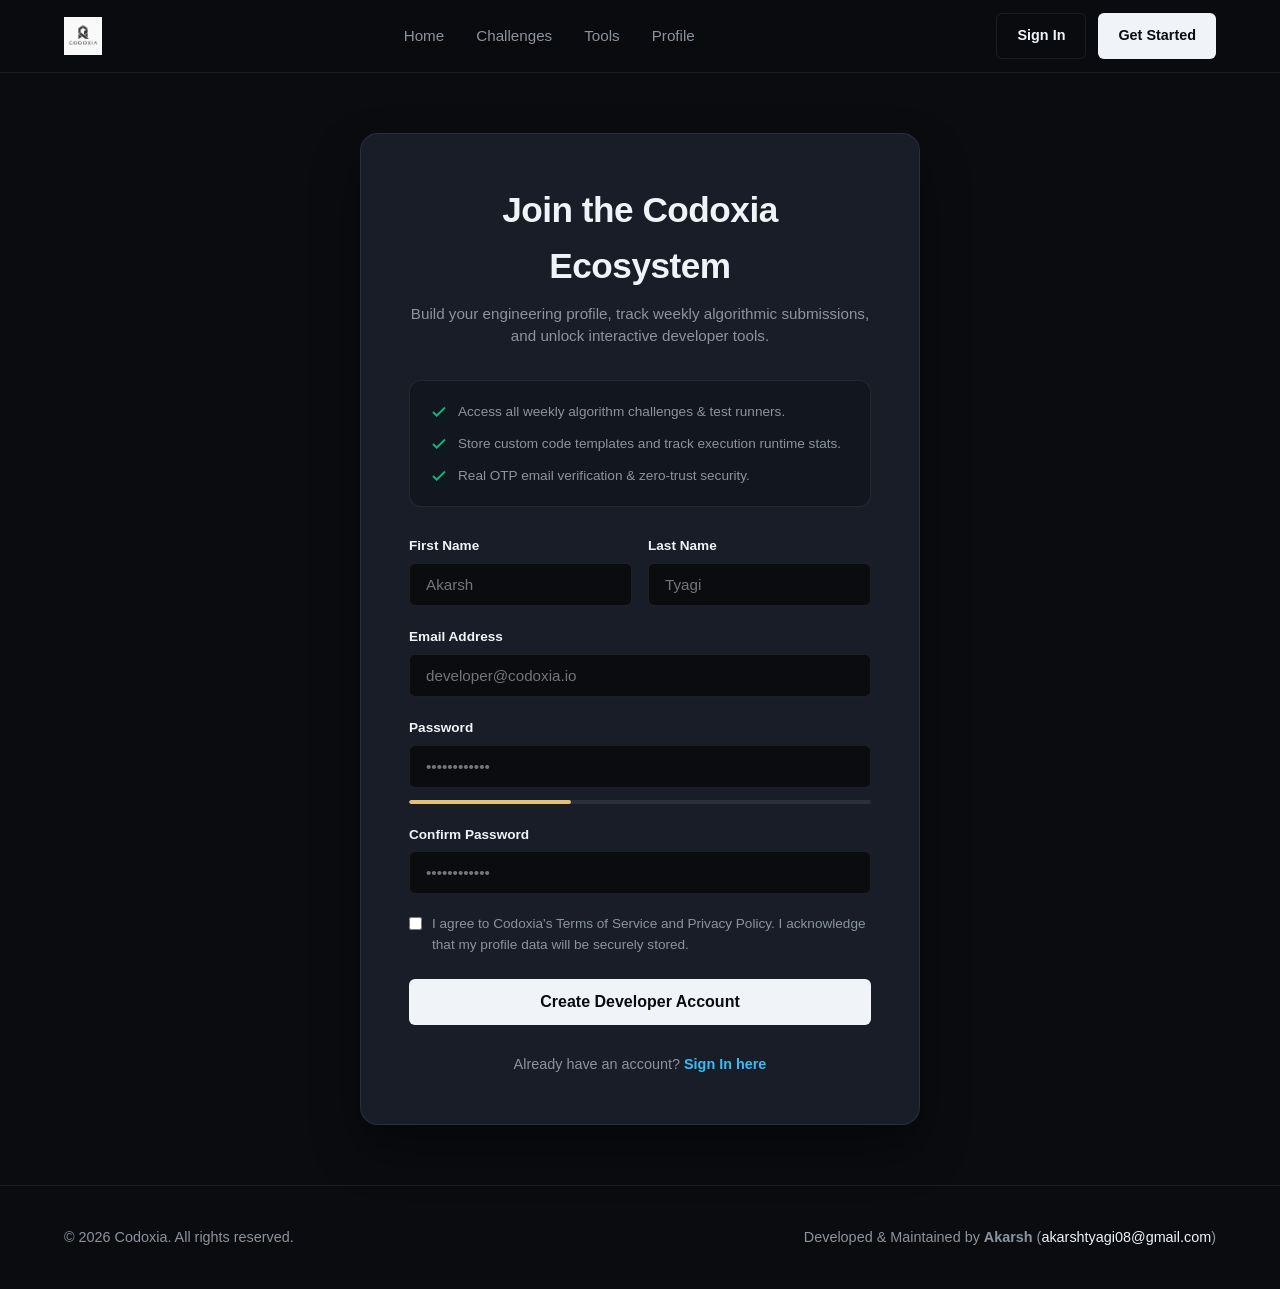
<file: pages/auth/signup.html>
<!DOCTYPE html>
<html lang="en">
<head>
  <meta charset="UTF-8">
  <meta name="viewport" content="width=device-width, initial-scale=1.0">
  <title>Create Account — Codoxia</title>
  <link rel="stylesheet" href="../../css/main.css">
  <link rel="stylesheet" href="../../css/animations.css">
  <style>
    .auth-wrapper {
      min-height: calc(100vh - 140px);
      display: flex;
      align-items: center;
      justify-content: center;
      padding: 60px 20px;
    }
    .auth-card {
      background: var(--bg-card);
      border: 1px solid var(--border-subtle);
      border-radius: var(--radius-lg);
      padding: 48px;
      width: 100%;
      max-width: 560px;
      box-shadow: 0 24px 48px rgba(0, 0, 0, 0.4);
    }
    .auth-header {
      margin-bottom: 32px;
      text-align: center;
    }
    .auth-title {
      font-size: 2.2rem;
      font-weight: 800;
      margin-bottom: 8px;
      letter-spacing: -0.5px;
    }
    .auth-subtitle {
      color: var(--text-muted);
      font-size: 0.95rem;
      line-height: 1.5;
    }
    .form-grid {
      display: grid;
      grid-template-columns: 1fr 1fr;
      gap: 16px;
    }
    @media (max-width: 600px) {
      .form-grid {
        grid-template-columns: 1fr;
      }
    }
    .form-group {
      margin-bottom: 20px;
      display: flex;
      flex-direction: column;
      gap: 6px;
    }
    .form-label {
      font-size: 0.85rem;
      font-weight: 600;
      color: var(--text-main);
    }
    .form-input {
      background: var(--bg-primary);
      border: 1px solid var(--border-subtle);
      border-radius: var(--radius-sm);
      padding: 12px 16px;
      color: var(--text-main);
      font-size: 0.95rem;
      outline: none;
      width: 100%;
    }
    .password-strength {
      height: 4px;
      width: 100%;
      background: var(--border-subtle);
      border-radius: 2px;
      margin-top: 6px;
      overflow: hidden;
    }
    .strength-bar {
      height: 100%;
      width: 35%;
      background: var(--accent-gold);
      border-radius: 2px;
      transition: width var(--transition-smooth);
    }
    .terms-check {
      display: flex;
      align-items: flex-start;
      gap: 10px;
      font-size: 0.85rem;
      color: var(--text-muted);
      margin-bottom: 24px;
      line-height: 1.5;
    }
    .terms-check input {
      margin-top: 3px;
      accent-color: var(--text-accent);
    }
    .perks-list {
      background: var(--bg-secondary);
      border: 1px solid var(--border-subtle);
      border-radius: var(--radius-md);
      padding: 20px;
      margin-bottom: 28px;
    }
    .perk-item {
      display: flex;
      align-items: center;
      gap: 10px;
      font-size: 0.85rem;
      color: var(--text-muted);
      margin-bottom: 10px;
    }
    .perk-item:last-child {
      margin-bottom: 0;
    }
    .perk-icon {
      width: 18px;
      height: 18px;
      color: var(--accent-emerald);
      flex-shrink: 0;
    }
    .auth-submit-btn {
      width: 100%;
      padding: 14px;
      font-size: 1rem;
    }
    .auth-footer {
      text-align: center;
      margin-top: 28px;
      font-size: 0.9rem;
      color: var(--text-muted);
    }
    .auth-footer a {
      color: var(--text-accent);
      text-decoration: none;
      font-weight: 600;
    }
  </style>
</head>
<body>

  <!-- Navigation Bar -->
  <header class="site-header">
    <div class="container header-container">
      <a href="../../index.html" class="brand-logo">
        <img src="../../assets/images/logo.png" alt="Codoxia Logo" class="logo-img">
      </a>
      <nav class="nav-links">
        <a href="../../index.html" class="nav-link">Home</a>
        <a href="../challenges/index.html" class="nav-link">Challenges</a>
        <a href="../tools/index.html" class="nav-link">Tools</a>
        <a href="../profile/index.html" class="nav-link">Profile</a>
      </nav>
      <div class="auth-buttons">
        <a href="login.html" class="btn btn-secondary btn-interactive">Sign In</a>
        <a href="signup.html" class="btn btn-primary btn-interactive active">Get Started</a>
      </div>
    </div>
  </header>

  <!-- Main Sign Up Card -->
  <main class="auth-wrapper">
    <div class="auth-card hover-lift animate-fade-in">
      <div class="auth-header">
        <h1 class="auth-title">Join the Codoxia Ecosystem</h1>
        <p class="auth-subtitle">Build your engineering profile, track weekly algorithmic submissions, and unlock interactive developer tools.</p>
      </div>

      <!-- Member Perks Summary -->
      <div class="perks-list">
        <div class="perk-item">
          <svg class="perk-icon" viewBox="0 0 24 24" fill="none" stroke="currentColor" stroke-width="2.5"><polyline points="20 6 9 17 4 12"></polyline></svg>
          <span>Access all weekly algorithm challenges & test runners.</span>
        </div>
        <div class="perk-item">
          <svg class="perk-icon" viewBox="0 0 24 24" fill="none" stroke="currentColor" stroke-width="2.5"><polyline points="20 6 9 17 4 12"></polyline></svg>
          <span>Store custom code templates and track execution runtime stats.</span>
        </div>
        <div class="perk-item">
          <svg class="perk-icon" viewBox="0 0 24 24" fill="none" stroke="currentColor" stroke-width="2.5"><polyline points="20 6 9 17 4 12"></polyline></svg>
          <span>Real OTP email verification & zero-trust security.</span>
        </div>
      </div>

      <form id="signupForm" onsubmit="event.preventDefault();">
        <div class="form-grid">
          <div class="form-group">
            <label class="form-label" for="firstName">First Name</label>
            <input type="text" id="firstName" class="form-input input-glow" placeholder="Akarsh" required>
          </div>
          <div class="form-group">
            <label class="form-label" for="lastName">Last Name</label>
            <input type="text" id="lastName" class="form-input input-glow" placeholder="Tyagi" required>
          </div>
        </div>

        <div class="form-group">
          <label class="form-label" for="signupEmail">Email Address</label>
          <input type="email" id="signupEmail" class="form-input input-glow" placeholder="developer@codoxia.io" required>
        </div>

        <div class="form-group">
          <label class="form-label" for="signupPassword">Password</label>
          <input type="password" id="signupPassword" class="form-input input-glow" placeholder="••••••••••••" required>
          <div class="password-strength"><div class="strength-bar"></div></div>
        </div>

        <div class="form-group">
          <label class="form-label" for="confirmPassword">Confirm Password</label>
          <input type="password" id="confirmPassword" class="form-input input-glow" placeholder="••••••••••••" required>
        </div>

        <label class="terms-check">
          <input type="checkbox" required>
          <span>I agree to Codoxia's Terms of Service and Privacy Policy. I acknowledge that my profile data will be securely stored.</span>
        </label>

        <button type="submit" class="btn btn-primary btn-interactive auth-submit-btn">Create Developer Account</button>
      </form>

      <div class="auth-footer">
        Already have an account? <a href="login.html">Sign In here</a>
      </div>
    </div>
  </main>

  <!-- Footer -->
  <footer class="site-footer">
    <div class="container footer-container">
      <p>© 2026 Codoxia. All rights reserved.</p>
      <p class="footer-credit">Developed & Maintained by <strong>Akarsh</strong> (<a href="mailto:akarshtyagi08@gmail.com">akarshtyagi08@gmail.com</a>)</p>
    </div>
  </footer>

  <script src="../../js/animations.js"></script>
  <script src="../../js/app.js"></script>
  <script src="../../js/auth-signup.js"></script>
</body>
</html>
</file>
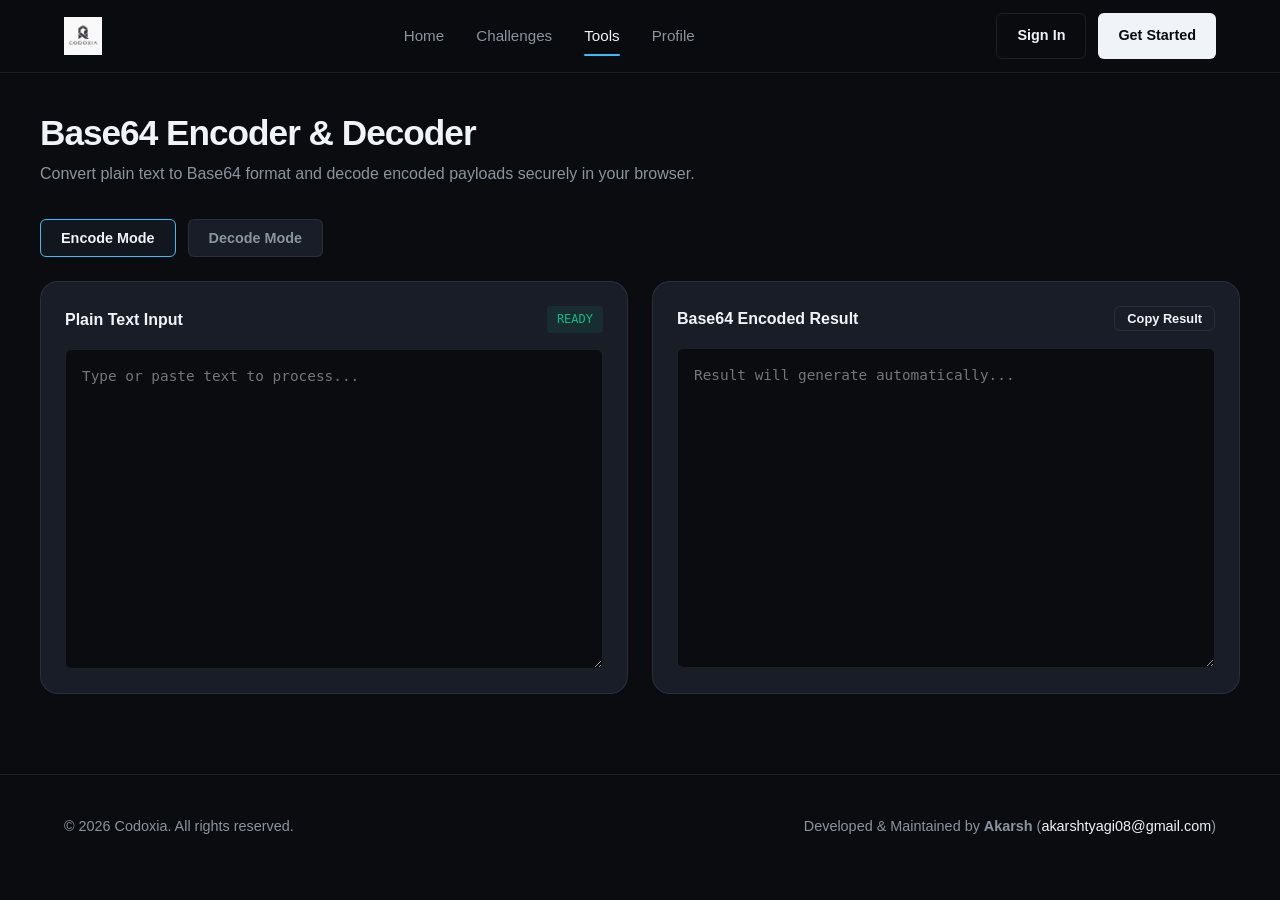
<file: pages/tools/base64.html>
<!DOCTYPE html>
<html lang="en">
<head>
  <meta charset="UTF-8">
  <meta name="viewport" content="width=device-width, initial-scale=1.0">
  <title>Base64 Encoder & Decoder — Codoxia</title>
  <link rel="stylesheet" href="../../css/main.css">
  <link rel="stylesheet" href="../../css/animations.css">
  <style>
    .tool-layout { padding: 40px 0 80px; }
    .tool-header { margin-bottom: 32px; }
    .mode-toggle-group {
      display: flex;
      gap: 12px;
      margin-bottom: 24px;
    }
    .mode-btn {
      background: var(--bg-card);
      border: 1px solid var(--border-subtle);
      color: var(--text-muted);
      padding: 10px 20px;
      border-radius: var(--radius-sm);
      font-weight: 600;
      font-size: 0.9rem;
      cursor: pointer;
      transition: all var(--transition-fast);
    }
    .mode-btn.active, .mode-btn:hover {
      background: var(--bg-secondary);
      border-color: var(--text-accent);
      color: var(--text-main);
    }
    .workspace-grid {
      display: grid;
      grid-template-columns: 1fr 1fr;
      gap: 24px;
    }
    @media (max-width: 850px) {
      .workspace-grid { grid-template-columns: 1fr; }
    }
    .b64-panel {
      background: var(--bg-card);
      border: 1px solid var(--border-subtle);
      border-radius: var(--radius-lg);
      padding: 24px;
      display: flex;
      flex-direction: column;
      gap: 16px;
    }
    .panel-header {
      display: flex;
      justify-content: space-between;
      align-items: center;
    }
    .panel-title {
      font-weight: 700;
      font-size: 1rem;
    }
    .b64-textarea {
      width: 100%;
      height: 320px;
      background: var(--bg-primary);
      border: 1px solid var(--border-subtle);
      border-radius: var(--radius-sm);
      padding: 16px;
      color: var(--text-main);
      font-family: var(--font-mono);
      font-size: 0.9rem;
      outline: none;
      resize: vertical;
      line-height: 1.5;
    }
    .status-badge {
      font-family: var(--font-mono);
      font-size: 0.75rem;
      padding: 4px 10px;
      border-radius: 4px;
    }
    .status-ok { color: var(--accent-emerald); background: rgba(16, 185, 129, 0.1); }
    .status-err { color: var(--accent-rose); background: rgba(244, 63, 94, 0.1); }
  </style>
</head>
<body>

  <!-- Navigation Bar -->
  <header class="site-header">
    <div class="container header-container">
      <a href="../../index.html" class="brand-logo">
        <img src="../../assets/images/logo.png" alt="Codoxia Logo" class="logo-img">
      </a>
      <nav class="nav-links">
        <a href="../../index.html" class="nav-link">Home</a>
        <a href="../challenges/index.html" class="nav-link">Challenges</a>
        <a href="index.html" class="nav-link active">Tools</a>
        <a href="../profile/index.html" class="nav-link">Profile</a>
      </nav>
      <div class="auth-buttons">
        <a href="../auth/login.html" class="btn btn-secondary btn-interactive">Sign In</a>
        <a href="../auth/signup.html" class="btn btn-primary btn-interactive">Get Started</a>
      </div>
    </div>
  </header>

  <!-- Main Tool Workspace -->
  <main class="container tool-layout">
    <div class="tool-header">
      <h1 class="hero-title" style="font-size: 2.2rem; text-align: left; margin-bottom: 8px;">Base64 Encoder & Decoder</h1>
      <p style="color: var(--text-muted);">Convert plain text to Base64 format and decode encoded payloads securely in your browser.</p>
    </div>

    <!-- Mode Selector Controls -->
    <div class="mode-toggle-group">
      <button id="btnModeEncode" class="mode-btn active">Encode Mode</button>
      <button id="btnModeDecode" class="mode-btn">Decode Mode</button>
    </div>

    <div class="workspace-grid">
      <!-- Input Side -->
      <div class="b64-panel hover-lift">
        <div class="panel-header">
          <span id="inputLabel" class="panel-title">Plain Text Input</span>
          <span id="b64Status" class="status-badge status-ok">READY</span>
        </div>
        <textarea id="b64Input" class="b64-textarea input-glow" placeholder="Type or paste text to process..."></textarea>
      </div>

      <!-- Output Side -->
      <div class="b64-panel hover-lift">
        <div class="panel-header">
          <span id="outputLabel" class="panel-title">Base64 Encoded Result</span>
          <button id="btnCopyB64" class="btn btn-secondary btn-interactive" style="padding: 4px 12px; font-size: 0.8rem;">Copy Result</button>
        </div>
        <textarea id="b64Output" class="b64-textarea" readonly placeholder="Result will generate automatically..."></textarea>
      </div>
    </div>
  </main>

  <!-- Footer -->
  <footer class="site-footer">
    <div class="container footer-container">
      <p>© 2026 Codoxia. All rights reserved.</p>
      <p class="footer-credit">Developed & Maintained by <strong>Akarsh</strong> (<a href="mailto:akarshtyagi08@gmail.com">akarshtyagi08@gmail.com</a>)</p>
    </div>
  </footer>

  <script src="../../js/animations.js"></script>
  <script src="../../js/modules/base64.js"></script>
  <script src="../../js/app.js"></script>
</body>
</html>
</file>
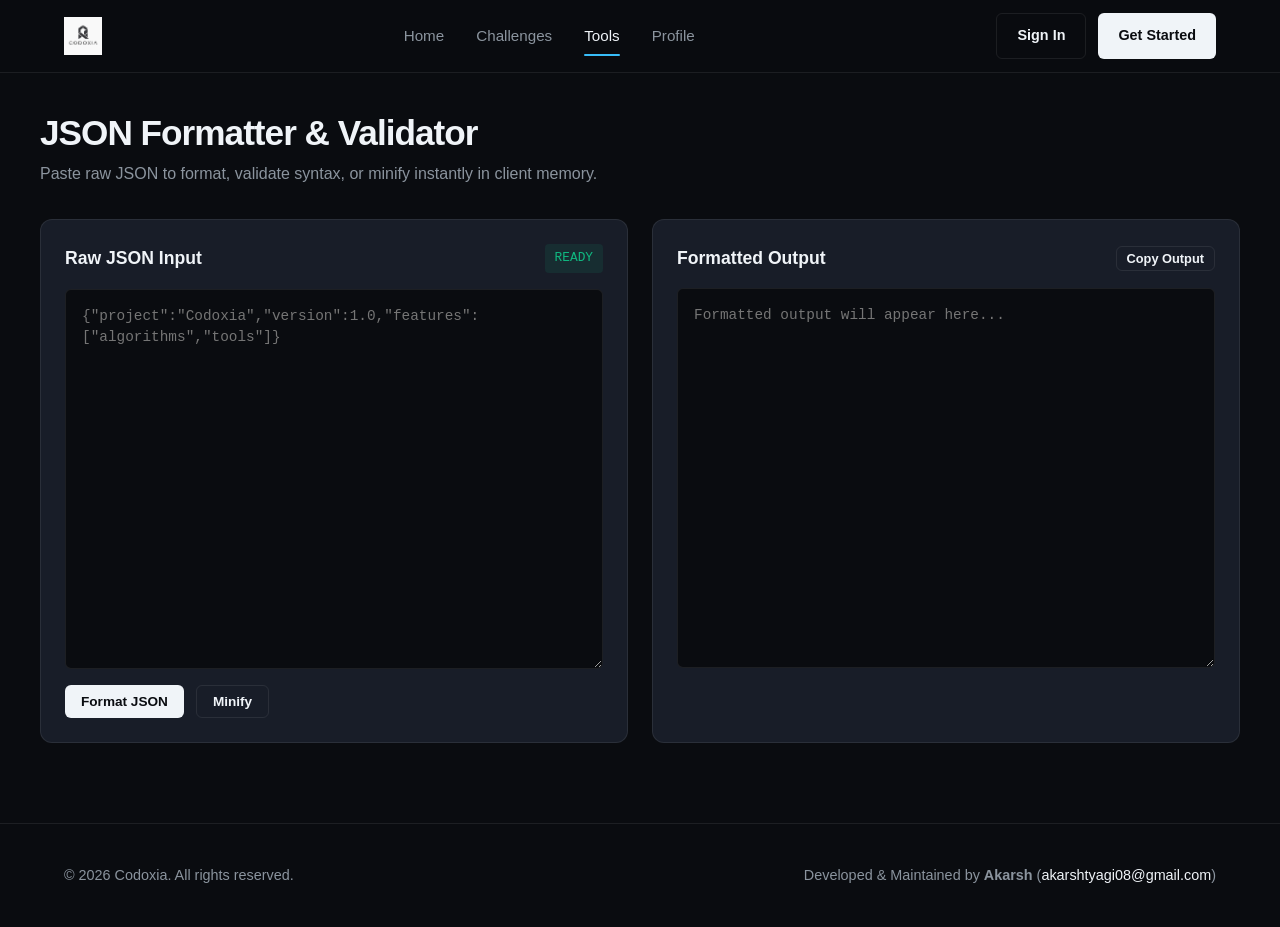
<file: pages/tools/json-formatter.html>
<!DOCTYPE html>
<html lang="en">
<head>
  <meta charset="UTF-8">
  <meta name="viewport" content="width=device-width, initial-scale=1.0">
  <title>JSON Formatter & Validator — Codoxia</title>
  <link rel="stylesheet" href="../../css/main.css">
  <link rel="stylesheet" href="../../css/animations.css">
  <style>
    .tool-layout {
      padding: 40px 0 80px;
    }
    .tool-header {
      margin-bottom: 32px;
    }
    .tool-workspace {
      display: grid;
      grid-template-columns: 1fr 1fr;
      gap: 24px;
    }
    @media (max-width: 850px) {
      .tool-workspace {
        grid-template-columns: 1fr;
      }
    }
    .json-panel {
      background: var(--bg-card);
      border: 1px solid var(--border-subtle);
      border-radius: var(--radius-md);
      padding: 24px;
      display: flex;
      flex-direction: column;
      gap: 16px;
    }
    .panel-toolbar {
      display: flex;
      justify-content: space-between;
      align-items: center;
    }
    .panel-title {
      font-size: 1.1rem;
      font-weight: 700;
    }
    .json-textarea {
      width: 100%;
      height: 380px;
      background: var(--bg-primary);
      border: 1px solid var(--border-subtle);
      border-radius: var(--radius-sm);
      padding: 16px;
      color: var(--text-main);
      font-family: var(--font-mono);
      font-size: 0.9rem;
      outline: none;
      resize: vertical;
      line-height: 1.5;
    }
    .btn-group {
      display: flex;
      gap: 12px;
      flex-wrap: wrap;
    }
    .status-tag {
      font-family: var(--font-mono);
      font-size: 0.8rem;
      padding: 4px 10px;
      border-radius: 4px;
      display: inline-block;
    }
    .status-valid { color: var(--accent-emerald); background: rgba(16, 185, 129, 0.1); }
    .status-error { color: var(--accent-rose); background: rgba(244, 63, 94, 0.1); }
  </style>
</head>
<body>

  <!-- Navigation Bar -->
  <header class="site-header">
    <div class="container header-container">
      <a href="../../index.html" class="brand-logo">
        <img src="../../assets/images/logo.png" alt="Codoxia Logo" class="logo-img">
      </a>
      <nav class="nav-links">
        <a href="../../index.html" class="nav-link">Home</a>
        <a href="../challenges/index.html" class="nav-link">Challenges</a>
        <a href="index.html" class="nav-link active">Tools</a>
        <a href="../profile/index.html" class="nav-link">Profile</a>
      </nav>
      <div class="auth-buttons">
        <a href="../auth/login.html" class="btn btn-secondary btn-interactive">Sign In</a>
        <a href="../auth/signup.html" class="btn btn-primary btn-interactive">Get Started</a>
      </div>
    </div>
  </header>

  <!-- Tool Content -->
  <main class="container tool-layout">
    <div class="tool-header">
      <h1 class="hero-title" style="font-size: 2.2rem; text-align: left; margin-bottom: 8px;">JSON Formatter & Validator</h1>
      <p style="color: var(--text-muted);">Paste raw JSON to format, validate syntax, or minify instantly in client memory.</p>
    </div>

    <div class="tool-workspace">
      <!-- Input Panel -->
      <div class="json-panel hover-lift">
        <div class="panel-toolbar">
          <span class="panel-title">Raw JSON Input</span>
          <span id="validationTag" class="status-tag status-valid">READY</span>
        </div>
        <textarea id="jsonInput" class="json-textarea input-glow" placeholder='{"project":"Codoxia","version":1.0,"features":["algorithms","tools"]}'></textarea>
        <div class="btn-group">
          <button id="btnPrettify" class="btn btn-primary btn-interactive" style="padding: 8px 16px; font-size: 0.85rem;">Format JSON</button>
          <button id="btnMinify" class="btn btn-secondary btn-interactive" style="padding: 8px 16px; font-size: 0.85rem;">Minify</button>
        </div>
      </div>

      <!-- Output Panel -->
      <div class="json-panel hover-lift">
        <div class="panel-toolbar">
          <span class="panel-title">Formatted Output</span>
          <button id="btnCopy" class="btn btn-secondary btn-interactive" style="padding: 4px 10px; font-size: 0.8rem;">Copy Output</button>
        </div>
        <textarea id="jsonOutput" class="json-textarea" readonly placeholder="Formatted output will appear here..."></textarea>
      </div>
    </div>
  </main>

  <!-- Footer -->
  <footer class="site-footer">
    <div class="container footer-container">
      <p>© 2026 Codoxia. All rights reserved.</p>
      <p class="footer-credit">Developed & Maintained by <strong>Akarsh</strong> (<a href="mailto:akarshtyagi08@gmail.com">akarshtyagi08@gmail.com</a>)</p>
    </div>
  </footer>

  <script src="../../js/animations.js"></script>
  <script src="../../js/app.js"></script>
</body>
</html>
</file>
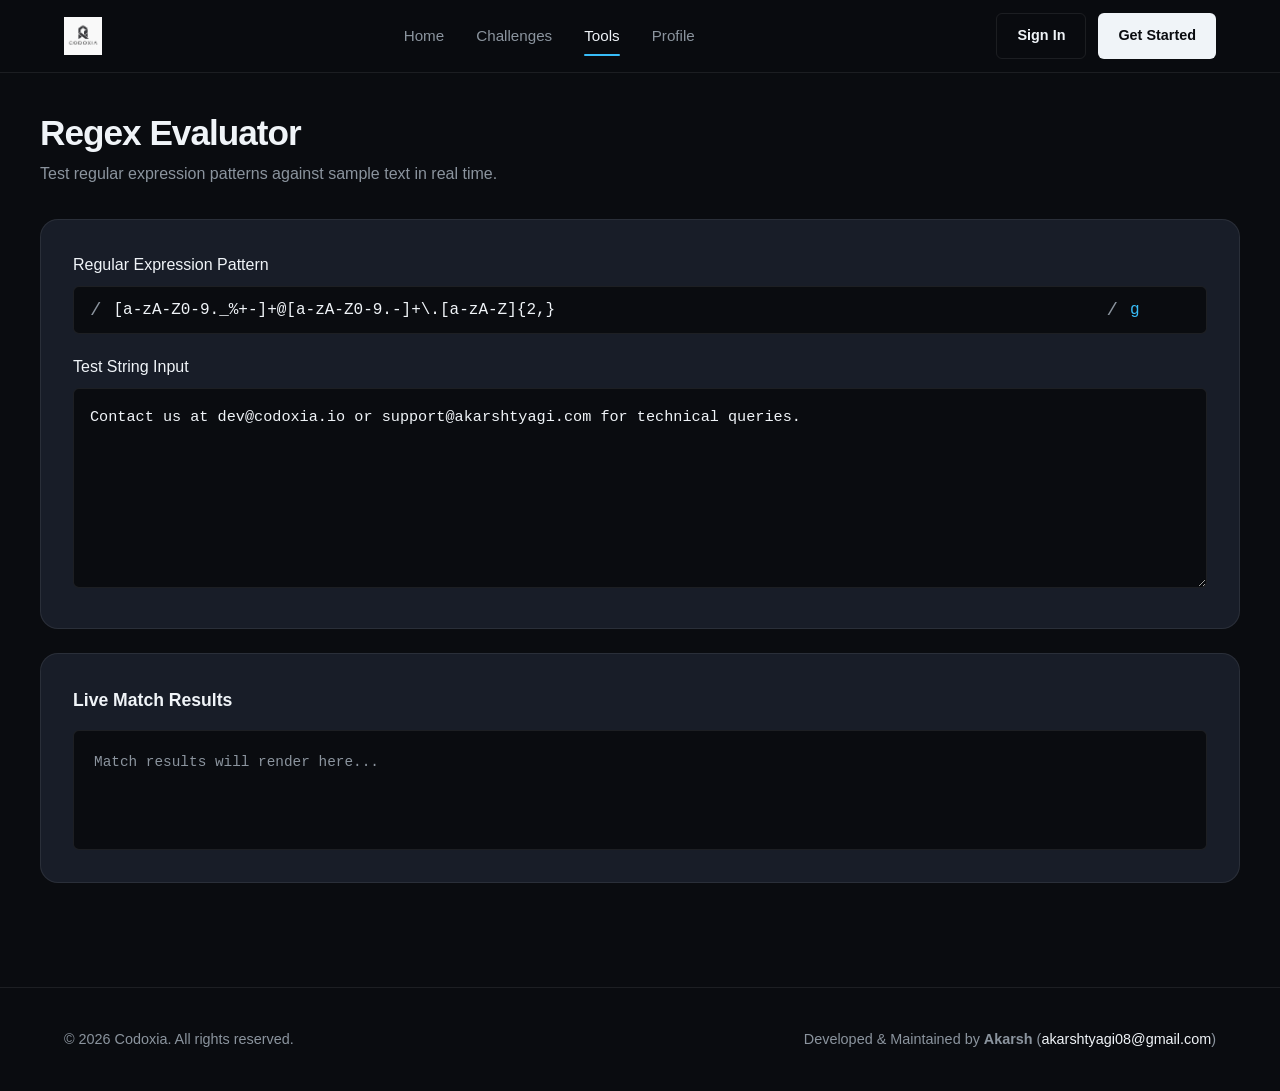
<file: pages/tools/regex-tester.html>
<!DOCTYPE html>
<html lang="en">
<head>
  <meta charset="UTF-8">
  <meta name="viewport" content="width=device-width, initial-scale=1.0">
  <title>Regex Evaluator — Codoxia</title>
  <link rel="stylesheet" href="../../css/main.css">
  <link rel="stylesheet" href="../../css/animations.css">
  <style>
    .tool-layout {
      padding: 40px 0 80px;
    }
    .tool-header {
      margin-bottom: 32px;
    }
    .regex-card {
      background: var(--bg-card);
      border: 1px solid var(--border-subtle);
      border-radius: var(--radius-lg);
      padding: 32px;
      margin-bottom: 24px;
    }
    .regex-input-container {
      display: flex;
      gap: 12px;
      align-items: center;
      background: var(--bg-primary);
      border: 1px solid var(--border-subtle);
      border-radius: var(--radius-sm);
      padding: 8px 16px;
      margin-bottom: 20px;
    }
    .regex-slash {
      font-family: var(--font-mono);
      color: var(--text-muted);
      font-size: 1.2rem;
    }
    .regex-pattern-input {
      background: transparent;
      border: none;
      outline: none;
      color: var(--text-main);
      font-family: var(--font-mono);
      font-size: 1rem;
      width: 100%;
    }
    .regex-flags-input {
      background: transparent;
      border: none;
      outline: none;
      color: var(--text-accent);
      font-family: var(--font-mono);
      font-size: 1rem;
      width: 60px;
    }
    .test-area {
      width: 100%;
      height: 200px;
      background: var(--bg-primary);
      border: 1px solid var(--border-subtle);
      border-radius: var(--radius-sm);
      padding: 16px;
      color: var(--text-main);
      font-family: var(--font-mono);
      font-size: 0.95rem;
      outline: none;
      resize: vertical;
      line-height: 1.6;
    }
    .match-output {
      background: var(--bg-primary);
      border: 1px solid var(--border-subtle);
      border-radius: var(--radius-sm);
      padding: 20px;
      min-height: 120px;
      font-family: var(--font-mono);
      font-size: 0.9rem;
      color: var(--text-muted);
    }
    .match-highlight {
      background: rgba(56, 189, 248, 0.25);
      color: var(--text-main);
      border-radius: 2px;
      padding: 2px 4px;
    }
  </style>
</head>
<body>

  <!-- Navigation Bar -->
  <header class="site-header">
    <div class="container header-container">
      <a href="../../index.html" class="brand-logo">
        <img src="../../assets/images/logo.png" alt="Codoxia Logo" class="logo-img">
      </a>
      <nav class="nav-links">
        <a href="../../index.html" class="nav-link">Home</a>
        <a href="../challenges/index.html" class="nav-link">Challenges</a>
        <a href="index.html" class="nav-link active">Tools</a>
        <a href="../profile/index.html" class="nav-link">Profile</a>
      </nav>
      <div class="auth-buttons">
        <a href="../auth/login.html" class="btn btn-secondary btn-interactive">Sign In</a>
        <a href="../auth/signup.html" class="btn btn-primary btn-interactive">Get Started</a>
      </div>
    </div>
  </header>

  <!-- Tool Content -->
  <main class="container tool-layout">
    <div class="tool-header">
      <h1 class="hero-title" style="font-size: 2.2rem; text-align: left; margin-bottom: 8px;">Regex Evaluator</h1>
      <p style="color: var(--text-muted);">Test regular expression patterns against sample text in real time.</p>
    </div>

    <div class="regex-card hover-lift">
      <label class="form-label" style="margin-bottom: 8px; display: block;">Regular Expression Pattern</label>
      <div class="regex-input-container">
        <span class="regex-slash">/</span>
        <input type="text" id="regexPattern" class="regex-pattern-input" placeholder="[a-zA-Z0-9._%+-]+@[a-zA-Z0-9.-]+\.[a-zA-Z]{2,}" value="[a-zA-Z0-9._%+-]+@[a-zA-Z0-9.-]+\.[a-zA-Z]{2,}">
        <span class="regex-slash">/</span>
        <input type="text" id="regexFlags" class="regex-flags-input" placeholder="g" value="g">
      </div>

      <label class="form-label" style="margin-bottom: 8px; display: block;">Test String Input</label>
      <textarea id="regexTestString" class="test-area input-glow" placeholder="Enter text to test pattern against...">Contact us at dev@codoxia.io or support@akarshtyagi.com for technical queries.</textarea>
    </div>

    <div class="regex-card">
      <h3 style="font-size: 1.1rem; margin-bottom: 16px;">Live Match Results</h3>
      <div id="regexOutput" class="match-output">
        Match results will render here...
      </div>
    </div>
  </main>

  <!-- Footer -->
  <footer class="site-footer">
    <div class="container footer-container">
      <p>© 2026 Codoxia. All rights reserved.</p>
      <p class="footer-credit">Developed & Maintained by <strong>Akarsh</strong> (<a href="mailto:akarshtyagi08@gmail.com">akarshtyagi08@gmail.com</a>)</p>
    </div>
  </footer>

  <script src="../../js/animations.js"></script>
  <script src="../../js/app.js"></script>
</body>
</html>
</file>
<file: css/main.css>
/* CODOXIA - Master Design System */
:root {
  --bg-primary: #0a0c10;
  --bg-secondary: #12161f;
  --bg-card: #181d28;
  --border-subtle: rgba(255, 255, 255, 0.08);
  --border-active: rgba(255, 255, 255, 0.2);
  
  --text-main: #f0f4f8;
  --text-muted: #8b949e;
  --text-accent: #38bdf8;
  
  --accent-gold: #e5c07b;
  --accent-emerald: #10b981;
  --accent-rose: #f43f5e;
  
  --font-sans: -apple-system, BlinkMacSystemFont, "Segoe UI", Roboto, sans-serif;
  --font-mono: "Fira Code", "JetBrains Mono", monospace;
  
  --radius-sm: 6px;
  --radius-md: 12px;
  --radius-lg: 18px;
  
  --transition-fast: 0.15s ease;
  --transition-smooth: 0.3s cubic-bezier(0.16, 1, 0.3, 1);
}

* {
  box-sizing: border-box;
  margin: 0;
  padding: 0;
  border: 0;
}

body {
  background-color: var(--bg-primary);
  color: var(--text-main);
  font-family: var(--font-sans);
  line-height: 1.6;
  overflow-x: hidden;
  -webkit-font-smoothing: antialiased;
}

/* Custom Scrollbar */
::-webkit-scrollbar {
  width: 8px;
}
::-webkit-scrollbar-track {
  background: var(--bg-primary);
}
::-webkit-scrollbar-thumb {
  background: #222734;
  border-radius: 4px;
}
::-webkit-scrollbar-thumb:hover {
  background: #333b4f;
}

/* Container Utility */
.container {
  max-width: 1200px;
  margin: 0 auto;
  padding: 0 24px;
}

/* --- HEADER & NAVIGATION --- */
.site-header {
  position: sticky;
  top: 0;
  z-index: 1000;
  background: rgba(10, 12, 16, 0.85);
  backdrop-filter: blur(12px);
  border-bottom: 1px solid var(--border-subtle);
  transition: border-color var(--transition-smooth);
}
.header-container {
  display: flex;
  align-items: center;
  justify-content: space-between;
  height: 72px;
}
.brand-logo {
  display: flex;
  align-items: center;
  text-decoration: none;
  transition: transform var(--transition-fast);
}
.brand-logo:hover {
  transform: scale(1.03);
}
.logo-img {
  height: 38px;
  width: auto;
  object-fit: contain;
}
.nav-links {
  display: flex;
  gap: 32px;
}
.nav-link {
  color: var(--text-muted);
  text-decoration: none;
  font-weight: 500;
  font-size: 0.95rem;
  position: relative;
  padding: 8px 0;
  transition: color var(--transition-fast);
}
.nav-link:hover, .nav-link.active {
  color: var(--text-main);
}
.nav-link::after {
  content: '';
  position: absolute;
  bottom: 0;
  left: 0;
  width: 0%;
  height: 2px;
  background: var(--text-accent);
  transition: width var(--transition-smooth);
  border-radius: 2px;
}
.nav-link:hover::after, .nav-link.active::after {
  width: 100%;
}

/* --- BUTTON SYSTEM --- */
.auth-buttons {
  display: flex;
  gap: 12px;
}
.btn {
  display: inline-flex;
  align-items: center;
  justify-content: center;
  padding: 10px 20px;
  border-radius: var(--radius-sm);
  font-size: 0.9rem;
  font-weight: 600;
  text-decoration: none;
  cursor: pointer;
  position: relative;
  overflow: hidden;
}
.btn-primary {
  background: var(--text-main);
  color: var(--bg-primary);
}
.btn-primary:hover {
  background: #ffffff;
  box-shadow: 0 0 20px rgba(255, 255, 255, 0.2);
}
.btn-secondary {
  background: transparent;
  color: var(--text-main);
  border: 1px solid var(--border-subtle);
}
.btn-secondary:hover {
  background: var(--bg-secondary);
  border-color: var(--border-active);
}

/* --- HERO SECTION --- */
.hero-section {
  padding: 120px 0 80px;
  text-align: center;
  position: relative;
}
.badge {
  display: inline-block;
  padding: 6px 14px;
  border-radius: 50px;
  background: rgba(56, 189, 248, 0.1);
  color: var(--text-accent);
  border: 1px solid rgba(56, 189, 248, 0.2);
  font-size: 0.8rem;
  font-weight: 600;
  letter-spacing: 0.5px;
  margin-bottom: 24px;
  text-transform: uppercase;
}
.hero-title {
  font-size: 3.5rem;
  font-weight: 800;
  line-height: 1.15;
  letter-spacing: -1px;
  margin-bottom: 20px;
}
.hero-subtitle {
  max-width: 640px;
  margin: 0 auto 36px;
  color: var(--text-muted);
  font-size: 1.15rem;
  line-height: 1.7;
}
.hero-actions {
  display: flex;
  justify-content: center;
  gap: 16px;
}

/* --- CATEGORIES GRID --- */
.categories-section {
  padding: 80px 0 120px;
}
.section-title {
  font-size: 1.8rem;
  font-weight: 700;
  margin-bottom: 40px;
  letter-spacing: -0.5px;
}
.grid {
  display: grid;
  gap: 24px;
}
.grid-3 {
  grid-template-columns: repeat(auto-fit, minmax(320px, 1fr));
}
.card {
  background: var(--bg-card);
  border: 1px solid var(--border-subtle);
  border-radius: var(--radius-md);
  padding: 32px;
  position: relative;
  overflow: hidden;
}
.card-icon {
  font-size: 2rem;
  margin-bottom: 16px;
}
.card h3 {
  font-size: 1.3rem;
  margin-bottom: 10px;
}
.card p {
  color: var(--text-muted);
  font-size: 0.95rem;
}

/* --- FOOTER --- */
.site-footer {
  border-top: 1px solid var(--border-subtle);
  padding: 40px 0;
  background: var(--bg-primary);
}
.footer-container {
  display: flex;
  justify-content: space-between;
  align-items: center;
  color: var(--text-muted);
  font-size: 0.9rem;
}
.footer-credit a {
  color: var(--text-main);
  text-decoration: none;
}
.footer-credit a:hover {
  text-decoration: underline;
}
</file>
<file: css/animations.css>
/* CODOXIA - Micro-Interactions & Animation Engine */

/* Fade & Slide Up Entry */
@keyframes fadeInUp {
  from {
    opacity: 0;
    transform: translateY(20px);
  }
  to {
    opacity: 1;
    transform: translateY(0);
  }
}

.animate-fade-in {
  animation: fadeInUp 0.6s cubic-bezier(0.16, 1, 0.3, 1) forwards;
}

/* Button Pulse Interaction */
.btn-interactive {
  transition: transform var(--transition-fast), background-color var(--transition-fast), border-color var(--transition-fast);
  cursor: pointer;
}
.btn-interactive:active {
  transform: scale(0.97);
}

/* Hover Lift Effect */
.hover-lift {
  transition: transform var(--transition-smooth), border-color var(--transition-smooth);
}
.hover-lift:hover {
  transform: translateY(-4px);
  border-color: var(--border-active);
}

/* --- LIGHT & DARK THEME SWITCHING TOKENS --- */
[data-theme="light"] {
  --bg-primary: #f8fafc;
  --bg-secondary: #f1f5f9;
  --bg-card: #ffffff;
  --border-subtle: rgba(0, 0, 0, 0.08);
  --border-active: rgba(0, 0, 0, 0.25);
  
  --text-main: #0f172a;
  --text-muted: #64748b;
  --text-accent: #0284c7;
}

/* --- GLASSMORPHISM & SHADOW ENGINE --- */
.glass-panel {
  background: rgba(24, 29, 40, 0.7);
  backdrop-filter: blur(16px);
  -webkit-backdrop-filter: blur(16px);
  border: 1px solid var(--border-subtle);
}

/* --- GLOW & FOCUS MICRO-INTERACTIONS --- */
.input-glow {
  transition: border-color var(--transition-fast), box-shadow var(--transition-fast);
}
.input-glow:focus {
  border-color: var(--text-accent);
  box-shadow: 0 0 12px rgba(56, 189, 248, 0.25);
}

/* --- FLOATING ANIMATION --- */
@keyframes floatAnimation {
  0%, 100% { transform: translateY(0px); }
  50% { transform: translateY(-8px); }
}

.animate-float {
  animation: floatAnimation 4s ease-in-out infinite;
}

/* --- SKELETON LOADING PULSE --- */
@keyframes skeletonPulse {
  0% { opacity: 0.4; }
  50% { opacity: 0.8; }
  100% { opacity: 0.4; }
}

.skeleton-loader {
  animation: skeletonPulse 1.5s ease-in-out infinite;
  background: var(--border-subtle);
  border-radius: var(--radius-sm);
}

/* --- BUTTON RIPPLE EFFECT --- */
.ripple-effect {
  position: absolute;
  border-radius: 50%;
  background: rgba(255, 255, 255, 0.3);
  transform: scale(0);
  animation: ripple 0.6s linear;
  pointer-events: none;
}

@keyframes ripple {
  to {
    transform: scale(4);
    opacity: 0;
  }
}
</file>
